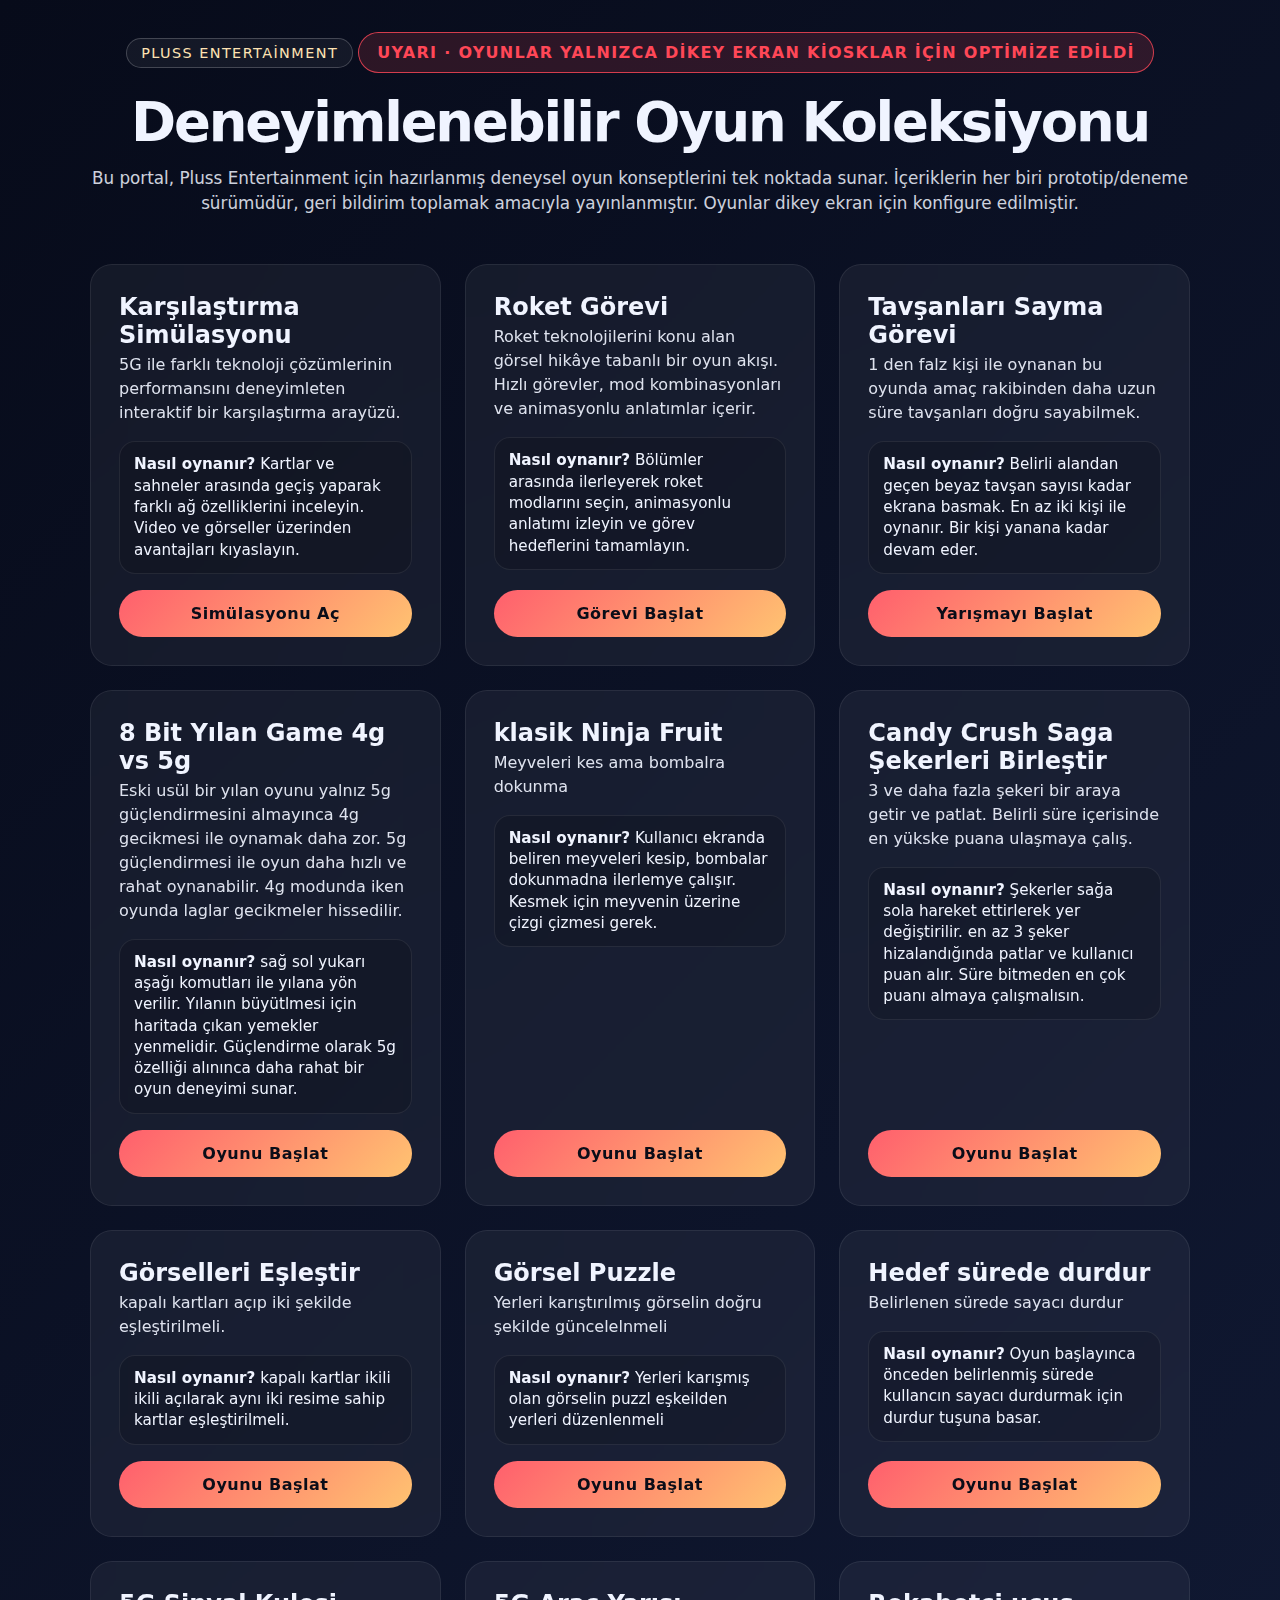
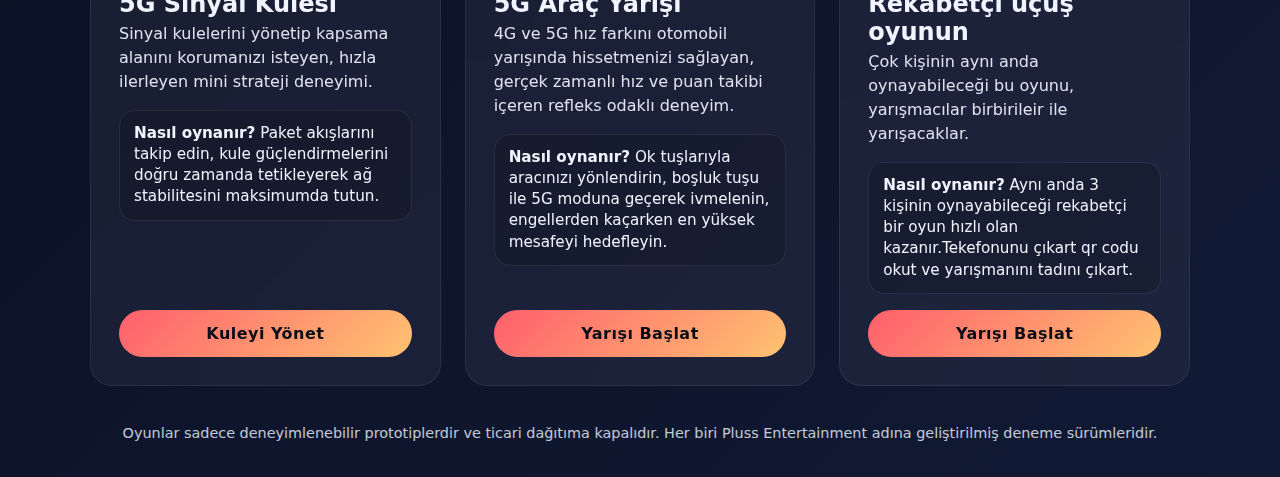
<file: index.html>
<!DOCTYPE html>
<html lang="tr">

<head>
    <meta charset="UTF-8" />
    <meta name="viewport" content="width=device-width, initial-scale=1.0" />
    <title>Pluss Entertainment | Oyun Deneyimleri</title>
    <style>
        :root {
            color-scheme: light dark;
            --bg: #070b1a;
            --bg-card: rgba(255, 255, 255, 0.05);
            --bg-card-light: rgba(0, 0, 0, 0.05);
            --accent: #ff5f6d;
            --accent-2: #ffc371;
            --text: #f0f4ff;
            --text-dark: #1a1f2f;
            font-family: "Inter", "Segoe UI", system-ui, -apple-system, sans-serif;
        }

        * {
            margin: 0;
            padding: 0;
            box-sizing: border-box;
        }

        body {
            min-height: 100vh;
            background: linear-gradient(135deg, var(--bg), #111a35);
            color: var(--text);
            display: flex;
            justify-content: center;
            align-items: center;
            padding: 32px;
        }

        .page {
            width: min(1100px, 100%);
        }

        header {
            text-align: center;
            margin-bottom: 48px;
        }

        header h1 {
            font-size: clamp(2.4rem, 5vw, 3.4rem);
            letter-spacing: -0.04em;
            margin-bottom: 12px;
        }

        header p {
            font-size: 1.05rem;
            opacity: 0.85;
            line-height: 1.5;
        }

        .warning {
            display: inline-flex;
            align-items: center;
            gap: 8px;
            background: rgba(255, 71, 87, 0.15);
            border: 1px solid rgba(255, 71, 87, 0.8);
            color: #ff4757;
            padding: 10px 18px;
            border-radius: 999px;
            font-weight: 600;
            text-transform: uppercase;
            letter-spacing: 0.08em;
            margin-bottom: 18px;
        }

        header .badge {
            display: inline-flex;
            align-items: center;
            gap: 8px;
            padding: 6px 14px;
            border-radius: 999px;
            border: 1px solid rgba(255, 255, 255, 0.2);
            font-size: 0.9rem;
            margin-bottom: 18px;
            text-transform: uppercase;
            letter-spacing: 0.1em;
            color: #ffe3b3;
            background: rgba(255, 255, 255, 0.05);
        }

        .games-grid {
            display: grid;
            grid-template-columns: repeat(auto-fit, minmax(280px, 1fr));
            gap: 24px;
        }

        .game-card {
            backdrop-filter: blur(14px);
            background: var(--bg-card);
            border: 1px solid rgba(255, 255, 255, 0.08);
            padding: 28px;
            border-radius: 22px;
            display: flex;
            flex-direction: column;
            gap: 16px;
            transition: transform 180ms ease, border-color 180ms ease;
        }

        .game-card:hover {
            transform: translateY(-6px);
            border-color: rgba(255, 255, 255, 0.25);
        }

        .game-card h2 {
            font-size: 1.5rem;
            margin-bottom: 4px;
        }

        .game-card p {
            line-height: 1.5;
            opacity: 0.92;
        }

        .how-to {
            font-size: 0.95rem;
            padding: 12px 14px;
            border-radius: 16px;
            background: rgba(0, 0, 0, 0.15);
            border: 1px solid rgba(255, 255, 255, 0.08);
            line-height: 1.4;
        }

        .cta-btn {
            margin-top: auto;
            display: inline-flex;
            align-items: center;
            justify-content: center;
            gap: 10px;
            padding: 14px 0;
            border-radius: 999px;
            border: none;
            font-size: 1rem;
            font-weight: 600;
            letter-spacing: 0.03em;
            cursor: pointer;
            color: #0b0d18;
            background: linear-gradient(135deg, var(--accent), var(--accent-2));
            text-decoration: none;
            transition: opacity 180ms ease;
        }

        .cta-btn:hover {
            opacity: 0.9;
        }

        footer {
            margin-top: 36px;
            text-align: center;
            font-size: 0.9rem;
            opacity: 0.8;
            line-height: 1.6;
        }

        @media (max-width: 640px) {
            body {
                padding: 20px;
            }

            .game-card {
                padding: 22px;
            }
        }
    </style>
</head>

<body>
    <div class="page">
        <header>
            <span class="badge">Pluss Entertainment</span>
            <div class="warning">UYARI · Oyunlar yalnızca dikey ekran kiosklar için optimize edildi</div>
            <h1>Deneyimlenebilir Oyun Koleksiyonu</h1>
            <p>
                Bu portal, Pluss Entertainment için hazırlanmış deneysel oyun
                konseptlerini tek noktada sunar. İçeriklerin her biri prototip/deneme
                sürümüdür, geri bildirim toplamak amacıyla yayınlanmıştır. Oyunlar
                dikey ekran için konfigure edilmiştir.
            </p>
        </header>

        <section class="games-grid">
            <article class="game-card">
                <div>
                    <h2>Karşılaştırma Simülasyonu</h2>
                    <p>
                        5G ile farklı teknoloji çözümlerinin performansını deneyimleten
                        interaktif bir karşılaştırma arayüzü.
                    </p>
                </div>
                <div class="how-to">
                    <strong>Nasıl oynanır?</strong> Kartlar ve sahneler arasında
                    geçiş yaparak farklı ağ özelliklerini inceleyin. Video ve görseller
                    üzerinden avantajları kıyaslayın.
                </div>
                <a class="cta-btn" href="https://5g-kasilastirma.vercel.app/" target="_blank" rel="noopener">Simülasyonu
                    Aç</a>
            </article>

            <article class="game-card">
                <div>
                    <h2>Roket Görevi</h2>
                    <p>
                        Roket teknolojilerini konu alan görsel hikâye tabanlı bir oyun
                        akışı. Hızlı görevler, mod kombinasyonları ve animasyonlu
                        anlatımlar içerir.
                    </p>
                </div>
                <div class="how-to">
                    <strong>Nasıl oynanır?</strong> Bölümler arasında ilerleyerek roket
                    modlarını seçin, animasyonlu anlatımı izleyin ve görev hedeflerini
                    tamamlayın.
                </div>
                <a class="cta-btn" href="https://5g-roket.vercel.app/" target="_blank" rel="noopener">Görevi Başlat</a>
            </article>
            <article class="game-card">
                <div>
                    <h2>Tavşanları Sayma Görevi</h2>
                    <p>
                        1 den falz kişi ile oynanan bu oyunda amaç rakibinden daha uzun süre tavşanları doğru
                        sayabilmek.
                    </p>
                </div>
                <div class="how-to">
                    <strong>Nasıl oynanır?</strong> Belirli alandan geçen beyaz tavşan sayısı kadar ekrana basmak. En az
                    iki kişi ile oynanır.
                    Bir kişi yanana kadar devam eder.
                </div>
                <a class="cta-btn" href="https://yahyahaliloglu.com.tr/game/rabbit-io/index.html" target="_blank"
                    rel="noopener">Yarışmayı Başlat</a>
            </article>
            <article class="game-card">
                <div>
                    <h2>8 Bit Yılan Game 4g vs 5g</h2>
                    <p>
                        Eski usül bir yılan oyunu yalnız 5g güçlendirmesini almayınca 4g gecikmesi ile oynamak daha zor.
                        5g güçlendirmesi ile oyun daha hızlı ve rahat oynanabilir. 4g modunda iken oyunda laglar
                        gecikmeler hissedilir.
                    </p>
                </div>
                <div class="how-to">
                    <strong>Nasıl oynanır?</strong> sağ sol yukarı aşağı komutları ile yılana yön verilir. Yılanın
                    büyütlmesi için haritada çıkan yemekler yenmelidir. Güçlendirme olarak 5g özelliği alınınca daha
                    rahat bir oyun deneyimi sunar.
                </div>
                <a class="cta-btn" href="https://5g-snake.vercel.app/" target="_blank" rel="noopener">Oyunu Başlat</a>
            </article>
            <article class="game-card">
                <div>
                    <h2>klasik Ninja Fruit</h2>
                    <p>
                        Meyveleri kes ama bombalra dokunma
                    </p>
                </div>
                <div class="how-to">
                    <strong>Nasıl oynanır?</strong> Kullanıcı ekranda beliren meyveleri kesip, bombalar dokunmadna
                    ilerlemye çalışır. Kesmek için meyvenin üzerine çizgi çizmesi gerek.
                </div>
                <a class="cta-btn" href="https://ninja-fruit-murex.vercel.app/" target="_blank" rel="noopener">Oyunu
                    Başlat</a>
            </article>
            <article class="game-card">
                <div>
                    <h2>Candy Crush Saga Şekerleri Birleştir</h2>
                    <p>
                        3 ve daha fazla şekeri bir araya getir ve patlat. Belirli süre içerisinde en yükske puana
                        ulaşmaya çalış.
                    </p>
                </div>
                <div class="how-to">
                    <strong>Nasıl oynanır?</strong> Şekerler sağa sola hareket ettirlerek yer değiştirilir. en az 3
                    şeker hizalandığında patlar ve kullanıcı puan alır. Süre bitmeden en çok puanı almaya çalışmalısın.
                </div>
                <a class="cta-btn" href="https://turkcell-candy-new.vercel.app/" target="_blank" rel="noopener">Oyunu
                    Başlat</a>
            </article>
            <article class="game-card">
                <div>
                    <h2>Görselleri Eşleştir</h2>
                    <p>
                        kapalı kartları açıp iki şekilde eşleştirilmeli.
                    </p>
                </div>
                <div class="how-to">
                    <strong>Nasıl oynanır?</strong> kapalı kartlar ikili ikili açılarak aynı iki resime sahip kartlar
                    eşleştirilmeli.
                </div>
                <a class="cta-btn" href="https://valilik-card-game.vercel.app/" target="_blank" rel="noopener">Oyunu
                    Başlat</a>
            </article>
            <article class="game-card">
                <div>
                    <h2>Görsel Puzzle</h2>
                    <p>
                        Yerleri karıştırılmış görselin doğru şekilde güncelelnmeli
                    </p>
                </div>
                <div class="how-to">
                    <strong>Nasıl oynanır?</strong> Yerleri karışmış olan görselin puzzl eşkeilden yerleri düzenlenmeli
                </div>
                <a class="cta-btn" href="https://valilik-puzzle-game-bpel.vercel.app/" target="_blank"
                    rel="noopener">Oyunu
                    Başlat</a>
            </article>
            <article class="game-card">
                <div>
                    <h2>Hedef sürede durdur</h2>
                    <p>
                        Belirlenen sürede sayacı durdur
                    </p>
                </div>
                <div class="how-to">
                    <strong>Nasıl oynanır?</strong> Oyun başlayınca önceden belirlenmiş sürede kullancın sayacı
                    durdurmak için durdur tuşuna basar.
                </div>
                <a class="cta-btn" href="https://sure-refleks.vercel.app/" target="_blank" rel="noopener">Oyunu
                    Başlat</a>
            </article>

            <article class="game-card">
                <div>
                    <h2>5G Sinyal Kulesi</h2>
                    <p>
                        Sinyal kulelerini yönetip kapsama alanını korumanızı isteyen,
                        hızla ilerleyen mini strateji deneyimi.
                    </p>
                </div>
                <div class="how-to">
                    <strong>Nasıl oynanır?</strong> Paket akışlarını takip edin, kule
                    güçlendirmelerini doğru zamanda tetikleyerek ağ stabilitesini
                    maksimumda tutun.
                </div>
                <a class="cta-btn" href="https://5g-sinyal.vercel.app/" target="_blank" rel="noopener">Kuleyi Yönet</a>
            </article>

            <article class="game-card">
                <div>
                    <h2>5G Araç Yarışı</h2>
                    <p>
                        4G ve 5G hız farkını otomobil yarışında hissetmenizi sağlayan,
                        gerçek zamanlı hız ve puan takibi içeren refleks odaklı deneyim.
                    </p>
                </div>
                <div class="how-to">
                    <strong>Nasıl oynanır?</strong> Ok tuşlarıyla aracınızı yönlendirin,
                    boşluk tuşu ile 5G moduna geçerek ivmelenin, engellerden kaçarken en
                    yüksek mesafeyi hedefleyin.
                </div>
                <a class="cta-btn" href="https://5g-roket-8nw7.vercel.app/" target="_blank" rel="noopener">Yarışı
                    Başlat</a>
            </article>
            <article class="game-card">
                <div>
                    <h2>Rekabetçi uçuş oyunun</h2>
                    <p>
                        Çok kişinin aynı anda oynayabileceği bu oyunu, yarışmacılar birbirileir ile yarışacaklar.
                    </p>
                </div>
                <div class="how-to">
                    <strong>Nasıl oynanır?</strong> Aynı anda 3 kişinin oynayabileceği rekabetçi bir oyun hızlı olan
                    kazanır.Tekefonunu çıkart qr codu okut ve yarışmanını tadını çıkart.
                </div>
                <a class="cta-btn" href="https://sky-dash-fly-together.vercel.app/host" target="_blank"
                    rel="noopener">Yarışı
                    Başlat</a>
            </article>
        </section>

        <footer>
            Oyunlar sadece deneyimlenebilir prototiplerdir ve ticari dağıtıma
            kapalıdır. Her biri Pluss Entertainment adına geliştirilmiş deneme
            sürümleridir.
        </footer>
    </div>
</body>

</html>
</file>
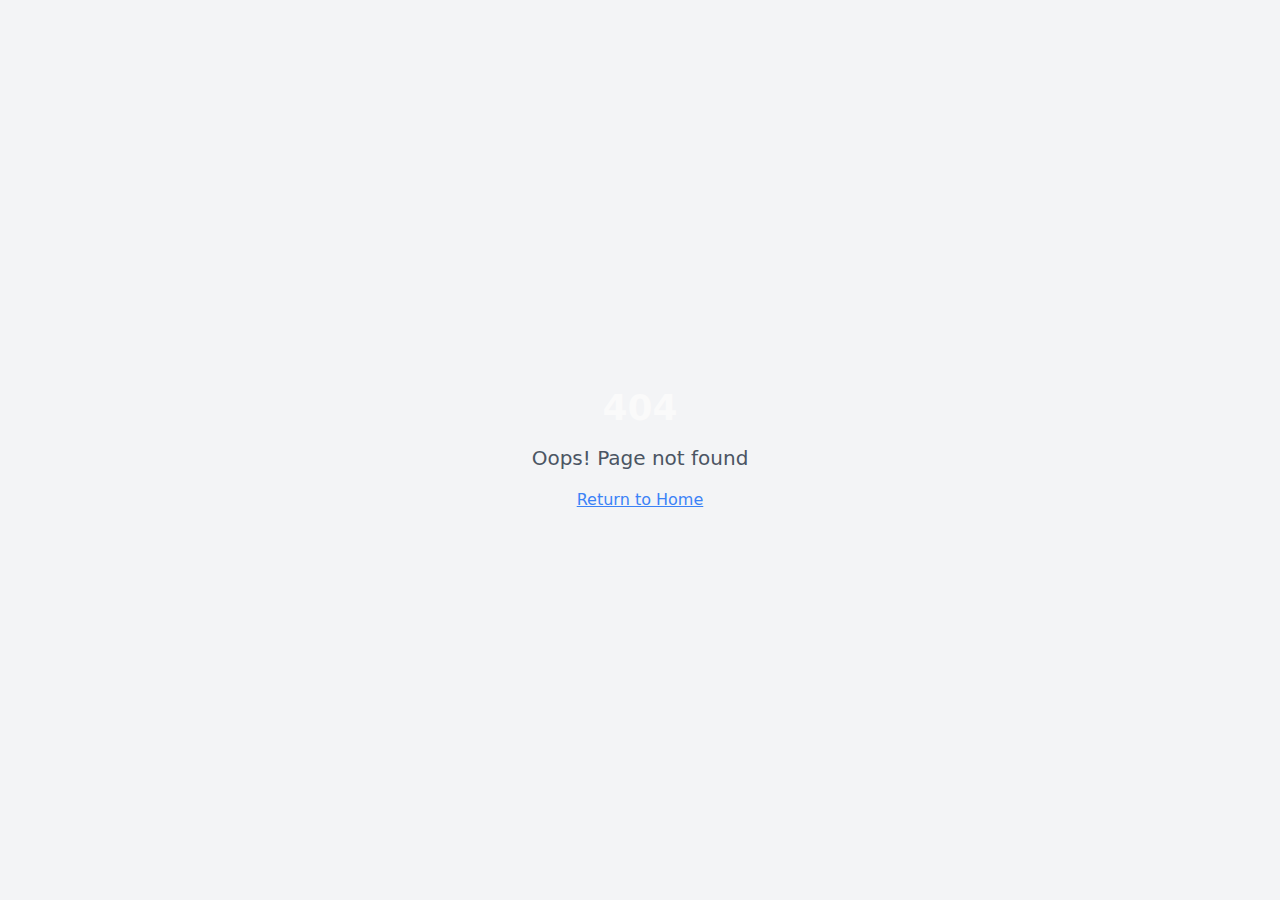
<file: roket/index.html>
<!doctype html>
<html lang="en">

<head>
  <meta charset="UTF-8" />
  <meta name="viewport" content="width=device-width, initial-scale=1.0" />
  <title>Rocket Launch - 4G vs 5G Speed Game</title>
  <meta name="description"
    content="Experience the dramatic difference between 4G and 5G speeds in this futuristic rocket launch game. Choose your connection mode and blast off!" />
  <meta name="author" content="Rocket Launch Game" />

  <meta property="og:title" content="Rocket Launch - 4G vs 5G Speed Game" />
  <meta property="og:description"
    content="Choose between 4G and 5G modes and experience the speed difference in this cyberpunk rocket game." />
  <meta property="og:type" content="website" />
  <meta property="og:image" content="https://lovable.dev/opengraph-image-p98pqg.png" />

  <meta name="twitter:card" content="summary_large_image" />
  <meta name="twitter:site" content="@Lovable" />
  <meta name="twitter:image" content="https://lovable.dev/opengraph-image-p98pqg.png" />
  <script type="module" crossorigin src="./assets/index-LQWWCoU1.js"></script>
  <link rel="stylesheet" crossorigin href="./assets/index-BDW98plM.css">
</head>

<body>
  <div id="root"></div>
</body>

</html>
</file>
<file: roket/assets/index-BDW98plM.css>
*,:before,:after{--tw-border-spacing-x: 0;--tw-border-spacing-y: 0;--tw-translate-x: 0;--tw-translate-y: 0;--tw-rotate: 0;--tw-skew-x: 0;--tw-skew-y: 0;--tw-scale-x: 1;--tw-scale-y: 1;--tw-pan-x: ;--tw-pan-y: ;--tw-pinch-zoom: ;--tw-scroll-snap-strictness: proximity;--tw-gradient-from-position: ;--tw-gradient-via-position: ;--tw-gradient-to-position: ;--tw-ordinal: ;--tw-slashed-zero: ;--tw-numeric-figure: ;--tw-numeric-spacing: ;--tw-numeric-fraction: ;--tw-ring-inset: ;--tw-ring-offset-width: 0px;--tw-ring-offset-color: #fff;--tw-ring-color: rgb(59 130 246 / .5);--tw-ring-offset-shadow: 0 0 #0000;--tw-ring-shadow: 0 0 #0000;--tw-shadow: 0 0 #0000;--tw-shadow-colored: 0 0 #0000;--tw-blur: ;--tw-brightness: ;--tw-contrast: ;--tw-grayscale: ;--tw-hue-rotate: ;--tw-invert: ;--tw-saturate: ;--tw-sepia: ;--tw-drop-shadow: ;--tw-backdrop-blur: ;--tw-backdrop-brightness: ;--tw-backdrop-contrast: ;--tw-backdrop-grayscale: ;--tw-backdrop-hue-rotate: ;--tw-backdrop-invert: ;--tw-backdrop-opacity: ;--tw-backdrop-saturate: ;--tw-backdrop-sepia: ;--tw-contain-size: ;--tw-contain-layout: ;--tw-contain-paint: ;--tw-contain-style: }::backdrop{--tw-border-spacing-x: 0;--tw-border-spacing-y: 0;--tw-translate-x: 0;--tw-translate-y: 0;--tw-rotate: 0;--tw-skew-x: 0;--tw-skew-y: 0;--tw-scale-x: 1;--tw-scale-y: 1;--tw-pan-x: ;--tw-pan-y: ;--tw-pinch-zoom: ;--tw-scroll-snap-strictness: proximity;--tw-gradient-from-position: ;--tw-gradient-via-position: ;--tw-gradient-to-position: ;--tw-ordinal: ;--tw-slashed-zero: ;--tw-numeric-figure: ;--tw-numeric-spacing: ;--tw-numeric-fraction: ;--tw-ring-inset: ;--tw-ring-offset-width: 0px;--tw-ring-offset-color: #fff;--tw-ring-color: rgb(59 130 246 / .5);--tw-ring-offset-shadow: 0 0 #0000;--tw-ring-shadow: 0 0 #0000;--tw-shadow: 0 0 #0000;--tw-shadow-colored: 0 0 #0000;--tw-blur: ;--tw-brightness: ;--tw-contrast: ;--tw-grayscale: ;--tw-hue-rotate: ;--tw-invert: ;--tw-saturate: ;--tw-sepia: ;--tw-drop-shadow: ;--tw-backdrop-blur: ;--tw-backdrop-brightness: ;--tw-backdrop-contrast: ;--tw-backdrop-grayscale: ;--tw-backdrop-hue-rotate: ;--tw-backdrop-invert: ;--tw-backdrop-opacity: ;--tw-backdrop-saturate: ;--tw-backdrop-sepia: ;--tw-contain-size: ;--tw-contain-layout: ;--tw-contain-paint: ;--tw-contain-style: }*,:before,:after{box-sizing:border-box;border-width:0;border-style:solid;border-color:#e5e7eb}:before,:after{--tw-content: ""}html,:host{line-height:1.5;-webkit-text-size-adjust:100%;-moz-tab-size:4;-o-tab-size:4;tab-size:4;font-family:ui-sans-serif,system-ui,sans-serif,"Apple Color Emoji","Segoe UI Emoji",Segoe UI Symbol,"Noto Color Emoji";font-feature-settings:normal;font-variation-settings:normal;-webkit-tap-highlight-color:transparent}body{margin:0;line-height:inherit}hr{height:0;color:inherit;border-top-width:1px}abbr:where([title]){-webkit-text-decoration:underline dotted;text-decoration:underline dotted}h1,h2,h3,h4,h5,h6{font-size:inherit;font-weight:inherit}a{color:inherit;text-decoration:inherit}b,strong{font-weight:bolder}code,kbd,samp,pre{font-family:ui-monospace,SFMono-Regular,Menlo,Monaco,Consolas,Liberation Mono,Courier New,monospace;font-feature-settings:normal;font-variation-settings:normal;font-size:1em}small{font-size:80%}sub,sup{font-size:75%;line-height:0;position:relative;vertical-align:baseline}sub{bottom:-.25em}sup{top:-.5em}table{text-indent:0;border-color:inherit;border-collapse:collapse}button,input,optgroup,select,textarea{font-family:inherit;font-feature-settings:inherit;font-variation-settings:inherit;font-size:100%;font-weight:inherit;line-height:inherit;letter-spacing:inherit;color:inherit;margin:0;padding:0}button,select{text-transform:none}button,input:where([type=button]),input:where([type=reset]),input:where([type=submit]){-webkit-appearance:button;background-color:transparent;background-image:none}:-moz-focusring{outline:auto}:-moz-ui-invalid{box-shadow:none}progress{vertical-align:baseline}::-webkit-inner-spin-button,::-webkit-outer-spin-button{height:auto}[type=search]{-webkit-appearance:textfield;outline-offset:-2px}::-webkit-search-decoration{-webkit-appearance:none}::-webkit-file-upload-button{-webkit-appearance:button;font:inherit}summary{display:list-item}blockquote,dl,dd,h1,h2,h3,h4,h5,h6,hr,figure,p,pre{margin:0}fieldset{margin:0;padding:0}legend{padding:0}ol,ul,menu{list-style:none;margin:0;padding:0}dialog{padding:0}textarea{resize:vertical}input::-moz-placeholder,textarea::-moz-placeholder{opacity:1;color:#9ca3af}input::placeholder,textarea::placeholder{opacity:1;color:#9ca3af}button,[role=button]{cursor:pointer}:disabled{cursor:default}img,svg,video,canvas,audio,iframe,embed,object{display:block;vertical-align:middle}img,video{max-width:100%;height:auto}[hidden]:where(:not([hidden=until-found])){display:none}:root{--background: 240 10% 3.9%;--foreground: 0 0% 98%;--card: 240 10% 8%;--card-foreground: 0 0% 98%;--popover: 240 10% 8%;--popover-foreground: 0 0% 98%;--primary: 217 91% 60%;--primary-foreground: 0 0% 100%;--secondary: 271 81% 56%;--secondary-foreground: 0 0% 100%;--muted: 240 4% 16%;--muted-foreground: 240 5% 65%;--accent: 142 76% 36%;--accent-foreground: 0 0% 100%;--destructive: 0 84% 60%;--destructive-foreground: 0 0% 100%;--border: 240 10% 15%;--input: 240 10% 15%;--ring: 217 91% 60%;--radius: .75rem;--neon-blue: 217 91% 60%;--neon-purple: 271 81% 56%;--neon-green: 142 76% 36%;--neon-red: 0 84% 60%;--neon-cyan: 184 81% 56%;--speed-5g: 142 76% 36%;--speed-4g: 0 84% 60%;--gradient-cyber: linear-gradient(135deg, hsl(217 91% 60% / .2), hsl(271 81% 56% / .2));--gradient-fast: linear-gradient(135deg, hsl(217 91% 60%), hsl(184 81% 56%));--gradient-slow: linear-gradient(135deg, hsl(0 84% 60%), hsl(10 84% 50%));--glow-blue: 0 0 20px hsl(217 91% 60% / .5), 0 0 40px hsl(217 91% 60% / .3);--glow-purple: 0 0 20px hsl(271 81% 56% / .5), 0 0 40px hsl(271 81% 56% / .3);--glow-green: 0 0 20px hsl(142 76% 36% / .5), 0 0 40px hsl(142 76% 36% / .3);--glow-red: 0 0 20px hsl(0 84% 60% / .5), 0 0 40px hsl(0 84% 60% / .3);--sidebar-background: 240 10% 8%;--sidebar-foreground: 0 0% 98%;--sidebar-primary: 217 91% 60%;--sidebar-primary-foreground: 0 0% 100%;--sidebar-accent: 240 10% 15%;--sidebar-accent-foreground: 0 0% 98%;--sidebar-border: 240 10% 15%;--sidebar-ring: 217 91% 60%}*{border-color:hsl(var(--border))}body{background-color:hsl(var(--background));color:hsl(var(--foreground))}.container{width:100%;margin-right:auto;margin-left:auto;padding-right:2rem;padding-left:2rem}@media (min-width: 1400px){.container{max-width:1400px}}.sr-only{position:absolute;width:1px;height:1px;padding:0;margin:-1px;overflow:hidden;clip:rect(0,0,0,0);white-space:nowrap;border-width:0}.pointer-events-none{pointer-events:none}.pointer-events-auto{pointer-events:auto}.visible{visibility:visible}.invisible{visibility:hidden}.fixed{position:fixed}.absolute{position:absolute}.relative{position:relative}.inset-0{top:0;right:0;bottom:0;left:0}.inset-x-0{left:0;right:0}.inset-y-0{top:0;bottom:0}.-bottom-12{bottom:-3rem}.-left-12{left:-3rem}.-right-12{right:-3rem}.-right-2{right:-.5rem}.-top-12{top:-3rem}.-top-2{top:-.5rem}.bottom-0{bottom:0}.left-0{left:0}.left-1{left:.25rem}.left-1\/2{left:50%}.left-1\/4{left:25%}.left-2{left:.5rem}.left-3\/4{left:75%}.left-\[50\%\]{left:50%}.right-0{right:0}.right-1{right:.25rem}.right-2{right:.5rem}.right-3{right:.75rem}.right-4{right:1rem}.top-0{top:0}.top-1\.5{top:.375rem}.top-1\/2{top:50%}.top-2{top:.5rem}.top-3\.5{top:.875rem}.top-4{top:1rem}.top-\[1px\]{top:1px}.top-\[50\%\]{top:50%}.top-\[60\%\]{top:60%}.top-full{top:100%}.z-10{z-index:10}.z-20{z-index:20}.z-50{z-index:50}.z-\[100\]{z-index:100}.z-\[1\]{z-index:1}.-mx-1{margin-left:-.25rem;margin-right:-.25rem}.mx-2{margin-left:.5rem;margin-right:.5rem}.mx-3\.5{margin-left:.875rem;margin-right:.875rem}.mx-auto{margin-left:auto;margin-right:auto}.my-0\.5{margin-top:.125rem;margin-bottom:.125rem}.my-1{margin-top:.25rem;margin-bottom:.25rem}.-ml-4{margin-left:-1rem}.-mt-4{margin-top:-1rem}.mb-1{margin-bottom:.25rem}.mb-12{margin-bottom:3rem}.mb-4{margin-bottom:1rem}.mb-6{margin-bottom:1.5rem}.ml-1{margin-left:.25rem}.ml-auto{margin-left:auto}.mr-2{margin-right:.5rem}.mt-1\.5{margin-top:.375rem}.mt-2{margin-top:.5rem}.mt-24{margin-top:6rem}.mt-4{margin-top:1rem}.mt-8{margin-top:2rem}.mt-auto{margin-top:auto}.block{display:block}.flex{display:flex}.inline-flex{display:inline-flex}.table{display:table}.grid{display:grid}.hidden{display:none}.aspect-square{aspect-ratio:1 / 1}.aspect-video{aspect-ratio:16 / 9}.size-4{width:1rem;height:1rem}.h-1\.5{height:.375rem}.h-10{height:2.5rem}.h-11{height:2.75rem}.h-12{height:3rem}.h-2{height:.5rem}.h-2\.5{height:.625rem}.h-3{height:.75rem}.h-3\.5{height:.875rem}.h-4{height:1rem}.h-5{height:1.25rem}.h-6{height:1.5rem}.h-7{height:1.75rem}.h-8{height:2rem}.h-9{height:2.25rem}.h-\[1px\]{height:1px}.h-\[var\(--radix-navigation-menu-viewport-height\)\]{height:var(--radix-navigation-menu-viewport-height)}.h-\[var\(--radix-select-trigger-height\)\]{height:var(--radix-select-trigger-height)}.h-auto{height:auto}.h-full{height:100%}.h-px{height:1px}.h-svh{height:100svh}.max-h-96{max-height:24rem}.max-h-\[300px\]{max-height:300px}.max-h-screen{max-height:100vh}.min-h-0{min-height:0px}.min-h-\[80px\]{min-height:80px}.min-h-screen{min-height:100vh}.min-h-svh{min-height:100svh}.w-0{width:0px}.w-1{width:.25rem}.w-10{width:2.5rem}.w-11{width:2.75rem}.w-12{width:3rem}.w-2{width:.5rem}.w-2\.5{width:.625rem}.w-3{width:.75rem}.w-3\.5{width:.875rem}.w-3\/4{width:75%}.w-4{width:1rem}.w-5{width:1.25rem}.w-6{width:1.5rem}.w-64{width:16rem}.w-7{width:1.75rem}.w-72{width:18rem}.w-8{width:2rem}.w-9{width:2.25rem}.w-\[--sidebar-width\]{width:var(--sidebar-width)}.w-\[100px\]{width:100px}.w-\[1px\]{width:1px}.w-auto{width:auto}.w-full{width:100%}.w-max{width:-moz-max-content;width:max-content}.w-px{width:1px}.min-w-0{min-width:0px}.min-w-5{min-width:1.25rem}.min-w-\[12rem\]{min-width:12rem}.min-w-\[8rem\]{min-width:8rem}.min-w-\[var\(--radix-select-trigger-width\)\]{min-width:var(--radix-select-trigger-width)}.max-w-\[--skeleton-width\]{max-width:var(--skeleton-width)}.max-w-lg{max-width:32rem}.max-w-max{max-width:-moz-max-content;max-width:max-content}.max-w-md{max-width:28rem}.flex-1{flex:1 1 0%}.shrink-0{flex-shrink:0}.grow{flex-grow:1}.grow-0{flex-grow:0}.basis-full{flex-basis:100%}.caption-bottom{caption-side:bottom}.border-collapse{border-collapse:collapse}.-translate-x-1\/2{--tw-translate-x: -50%;transform:translate(var(--tw-translate-x),var(--tw-translate-y)) rotate(var(--tw-rotate)) skew(var(--tw-skew-x)) skewY(var(--tw-skew-y)) scaleX(var(--tw-scale-x)) scaleY(var(--tw-scale-y))}.-translate-x-px{--tw-translate-x: -1px;transform:translate(var(--tw-translate-x),var(--tw-translate-y)) rotate(var(--tw-rotate)) skew(var(--tw-skew-x)) skewY(var(--tw-skew-y)) scaleX(var(--tw-scale-x)) scaleY(var(--tw-scale-y))}.-translate-y-1\/2{--tw-translate-y: -50%;transform:translate(var(--tw-translate-x),var(--tw-translate-y)) rotate(var(--tw-rotate)) skew(var(--tw-skew-x)) skewY(var(--tw-skew-y)) scaleX(var(--tw-scale-x)) scaleY(var(--tw-scale-y))}.translate-x-\[-100\%\]{--tw-translate-x: -100%;transform:translate(var(--tw-translate-x),var(--tw-translate-y)) rotate(var(--tw-rotate)) skew(var(--tw-skew-x)) skewY(var(--tw-skew-y)) scaleX(var(--tw-scale-x)) scaleY(var(--tw-scale-y))}.translate-x-\[-50\%\]{--tw-translate-x: -50%;transform:translate(var(--tw-translate-x),var(--tw-translate-y)) rotate(var(--tw-rotate)) skew(var(--tw-skew-x)) skewY(var(--tw-skew-y)) scaleX(var(--tw-scale-x)) scaleY(var(--tw-scale-y))}.translate-x-px{--tw-translate-x: 1px;transform:translate(var(--tw-translate-x),var(--tw-translate-y)) rotate(var(--tw-rotate)) skew(var(--tw-skew-x)) skewY(var(--tw-skew-y)) scaleX(var(--tw-scale-x)) scaleY(var(--tw-scale-y))}.translate-y-\[-50\%\]{--tw-translate-y: -50%;transform:translate(var(--tw-translate-x),var(--tw-translate-y)) rotate(var(--tw-rotate)) skew(var(--tw-skew-x)) skewY(var(--tw-skew-y)) scaleX(var(--tw-scale-x)) scaleY(var(--tw-scale-y))}.rotate-45{--tw-rotate: 45deg;transform:translate(var(--tw-translate-x),var(--tw-translate-y)) rotate(var(--tw-rotate)) skew(var(--tw-skew-x)) skewY(var(--tw-skew-y)) scaleX(var(--tw-scale-x)) scaleY(var(--tw-scale-y))}.rotate-90{--tw-rotate: 90deg;transform:translate(var(--tw-translate-x),var(--tw-translate-y)) rotate(var(--tw-rotate)) skew(var(--tw-skew-x)) skewY(var(--tw-skew-y)) scaleX(var(--tw-scale-x)) scaleY(var(--tw-scale-y))}.transform{transform:translate(var(--tw-translate-x),var(--tw-translate-y)) rotate(var(--tw-rotate)) skew(var(--tw-skew-x)) skewY(var(--tw-skew-y)) scaleX(var(--tw-scale-x)) scaleY(var(--tw-scale-y))}@keyframes data-stream{0%{transform:translateY(100%);opacity:0}10%{opacity:1}90%{opacity:1}to{transform:translateY(-100%);opacity:0}}.animate-data-stream{animation:data-stream 2s linear infinite}@keyframes float{0%,to{transform:translateY(0)}50%{transform:translateY(-20px)}}.animate-float{animation:float 3s ease-in-out infinite}@keyframes glitch{0%,to{transform:translate(0)}20%{transform:translate(-2px,2px)}40%{transform:translate(-2px,-2px)}60%{transform:translate(2px,2px)}80%{transform:translate(2px,-2px)}}.animate-glitch{animation:glitch .3s ease-in-out infinite}@keyframes ping{75%,to{transform:scale(2);opacity:0}}.animate-ping{animation:ping 1s cubic-bezier(0,0,.2,1) infinite}@keyframes pulse{50%{opacity:.5}}.animate-pulse{animation:pulse 2s cubic-bezier(.4,0,.6,1) infinite}@keyframes pulse-glow{0%,to{opacity:1;filter:brightness(1)}50%{opacity:.8;filter:brightness(1.2)}}.animate-pulse-glow{animation:pulse-glow 2s ease-in-out infinite}@keyframes shimmer{0%{background-position:-200% 0}to{background-position:200% 0}}.animate-shimmer{animation:shimmer 2s linear infinite}.cursor-default{cursor:default}.cursor-pointer{cursor:pointer}.touch-none{touch-action:none}.select-none{-webkit-user-select:none;-moz-user-select:none;user-select:none}.resize{resize:both}.list-none{list-style-type:none}.flex-row{flex-direction:row}.flex-col{flex-direction:column}.flex-col-reverse{flex-direction:column-reverse}.flex-wrap{flex-wrap:wrap}.items-start{align-items:flex-start}.items-end{align-items:flex-end}.items-center{align-items:center}.items-stretch{align-items:stretch}.justify-center{justify-content:center}.justify-between{justify-content:space-between}.gap-1{gap:.25rem}.gap-1\.5{gap:.375rem}.gap-2{gap:.5rem}.gap-3{gap:.75rem}.gap-4{gap:1rem}.gap-6{gap:1.5rem}.space-x-1>:not([hidden])~:not([hidden]){--tw-space-x-reverse: 0;margin-right:calc(.25rem * var(--tw-space-x-reverse));margin-left:calc(.25rem * calc(1 - var(--tw-space-x-reverse)))}.space-x-4>:not([hidden])~:not([hidden]){--tw-space-x-reverse: 0;margin-right:calc(1rem * var(--tw-space-x-reverse));margin-left:calc(1rem * calc(1 - var(--tw-space-x-reverse)))}.space-y-1>:not([hidden])~:not([hidden]){--tw-space-y-reverse: 0;margin-top:calc(.25rem * calc(1 - var(--tw-space-y-reverse)));margin-bottom:calc(.25rem * var(--tw-space-y-reverse))}.space-y-1\.5>:not([hidden])~:not([hidden]){--tw-space-y-reverse: 0;margin-top:calc(.375rem * calc(1 - var(--tw-space-y-reverse)));margin-bottom:calc(.375rem * var(--tw-space-y-reverse))}.space-y-2>:not([hidden])~:not([hidden]){--tw-space-y-reverse: 0;margin-top:calc(.5rem * calc(1 - var(--tw-space-y-reverse)));margin-bottom:calc(.5rem * var(--tw-space-y-reverse))}.space-y-3>:not([hidden])~:not([hidden]){--tw-space-y-reverse: 0;margin-top:calc(.75rem * calc(1 - var(--tw-space-y-reverse)));margin-bottom:calc(.75rem * var(--tw-space-y-reverse))}.space-y-4>:not([hidden])~:not([hidden]){--tw-space-y-reverse: 0;margin-top:calc(1rem * calc(1 - var(--tw-space-y-reverse)));margin-bottom:calc(1rem * var(--tw-space-y-reverse))}.space-y-6>:not([hidden])~:not([hidden]){--tw-space-y-reverse: 0;margin-top:calc(1.5rem * calc(1 - var(--tw-space-y-reverse)));margin-bottom:calc(1.5rem * var(--tw-space-y-reverse))}.overflow-auto{overflow:auto}.overflow-hidden{overflow:hidden}.overflow-y-auto{overflow-y:auto}.overflow-x-hidden{overflow-x:hidden}.whitespace-nowrap{white-space:nowrap}.break-words{overflow-wrap:break-word}.rounded-\[2px\]{border-radius:2px}.rounded-\[inherit\]{border-radius:inherit}.rounded-full{border-radius:9999px}.rounded-lg{border-radius:var(--radius)}.rounded-md{border-radius:calc(var(--radius) - 2px)}.rounded-sm{border-radius:calc(var(--radius) - 4px)}.rounded-t-\[10px\]{border-top-left-radius:10px;border-top-right-radius:10px}.rounded-tl-sm{border-top-left-radius:calc(var(--radius) - 4px)}.border{border-width:1px}.border-0{border-width:0px}.border-2{border-width:2px}.border-\[1\.5px\]{border-width:1.5px}.border-y{border-top-width:1px;border-bottom-width:1px}.border-b{border-bottom-width:1px}.border-l{border-left-width:1px}.border-r{border-right-width:1px}.border-t{border-top-width:1px}.border-dashed{border-style:dashed}.border-\[--color-border\]{border-color:var(--color-border)}.border-border{border-color:hsl(var(--border))}.border-border\/50{border-color:hsl(var(--border) / .5)}.border-destructive{border-color:hsl(var(--destructive))}.border-destructive\/50{border-color:hsl(var(--destructive) / .5)}.border-input{border-color:hsl(var(--input))}.border-primary{border-color:hsl(var(--primary))}.border-primary\/50{border-color:hsl(var(--primary) / .5)}.border-sidebar-border{border-color:hsl(var(--sidebar-border))}.border-speed-4g{border-color:hsl(var(--speed-4g))}.border-speed-4g\/50{border-color:hsl(var(--speed-4g) / .5)}.border-speed-5g{border-color:hsl(var(--speed-5g))}.border-speed-5g\/50{border-color:hsl(var(--speed-5g) / .5)}.border-transparent{border-color:transparent}.border-l-transparent{border-left-color:transparent}.border-t-transparent{border-top-color:transparent}.bg-\[--color-bg\]{background-color:var(--color-bg)}.bg-accent{background-color:hsl(var(--accent))}.bg-background{background-color:hsl(var(--background))}.bg-background\/90{background-color:hsl(var(--background) / .9)}.bg-black\/80{background-color:#000c}.bg-border{background-color:hsl(var(--border))}.bg-card{background-color:hsl(var(--card))}.bg-card\/30{background-color:hsl(var(--card) / .3)}.bg-card\/40{background-color:hsl(var(--card) / .4)}.bg-card\/50{background-color:hsl(var(--card) / .5)}.bg-destructive{background-color:hsl(var(--destructive))}.bg-foreground{background-color:hsl(var(--foreground))}.bg-gray-100{--tw-bg-opacity: 1;background-color:rgb(243 244 246 / var(--tw-bg-opacity, 1))}.bg-muted{background-color:hsl(var(--muted))}.bg-muted\/50{background-color:hsl(var(--muted) / .5)}.bg-popover{background-color:hsl(var(--popover))}.bg-primary{background-color:hsl(var(--primary))}.bg-secondary{background-color:hsl(var(--secondary))}.bg-sidebar{background-color:hsl(var(--sidebar-background))}.bg-sidebar-border{background-color:hsl(var(--sidebar-border))}.bg-speed-4g{background-color:hsl(var(--speed-4g))}.bg-speed-4g\/10{background-color:hsl(var(--speed-4g) / .1)}.bg-speed-4g\/20{background-color:hsl(var(--speed-4g) / .2)}.bg-speed-5g\/10{background-color:hsl(var(--speed-5g) / .1)}.bg-speed-5g\/20{background-color:hsl(var(--speed-5g) / .2)}.bg-transparent{background-color:transparent}.bg-\[linear-gradient\(rgba\(59\,130\,246\,0\.1\)_1px\,transparent_1px\)\,linear-gradient\(90deg\,rgba\(59\,130\,246\,0\.1\)_1px\,transparent_1px\)\]{background-image:linear-gradient(rgba(59,130,246,.1) 1px,transparent 1px),linear-gradient(90deg,rgba(59,130,246,.1) 1px,transparent 1px)}.bg-gradient-to-b{background-image:linear-gradient(to bottom,var(--tw-gradient-stops))}.bg-gradient-to-r{background-image:linear-gradient(to right,var(--tw-gradient-stops))}.from-background\/80{--tw-gradient-from: hsl(var(--background) / .8) var(--tw-gradient-from-position);--tw-gradient-to: hsl(var(--background) / 0) var(--tw-gradient-to-position);--tw-gradient-stops: var(--tw-gradient-from), var(--tw-gradient-to)}.from-primary{--tw-gradient-from: hsl(var(--primary)) var(--tw-gradient-from-position);--tw-gradient-to: hsl(var(--primary) / 0) var(--tw-gradient-to-position);--tw-gradient-stops: var(--tw-gradient-from), var(--tw-gradient-to)}.from-transparent{--tw-gradient-from: transparent var(--tw-gradient-from-position);--tw-gradient-to: rgb(0 0 0 / 0) var(--tw-gradient-to-position);--tw-gradient-stops: var(--tw-gradient-from), var(--tw-gradient-to)}.via-background\/60{--tw-gradient-to: hsl(var(--background) / 0) var(--tw-gradient-to-position);--tw-gradient-stops: var(--tw-gradient-from), hsl(var(--background) / .6) var(--tw-gradient-via-position), var(--tw-gradient-to)}.via-primary-foreground\/20{--tw-gradient-to: hsl(var(--primary-foreground) / 0) var(--tw-gradient-to-position);--tw-gradient-stops: var(--tw-gradient-from), hsl(var(--primary-foreground) / .2) var(--tw-gradient-via-position), var(--tw-gradient-to)}.via-secondary{--tw-gradient-to: hsl(var(--secondary) / 0) var(--tw-gradient-to-position);--tw-gradient-stops: var(--tw-gradient-from), hsl(var(--secondary)) var(--tw-gradient-via-position), var(--tw-gradient-to)}.via-speed-5g{--tw-gradient-to: hsl(var(--speed-5g) / 0) var(--tw-gradient-to-position);--tw-gradient-stops: var(--tw-gradient-from), hsl(var(--speed-5g)) var(--tw-gradient-via-position), var(--tw-gradient-to)}.to-background\/80{--tw-gradient-to: hsl(var(--background) / .8) var(--tw-gradient-to-position)}.to-primary{--tw-gradient-to: hsl(var(--primary)) var(--tw-gradient-to-position)}.to-secondary{--tw-gradient-to: hsl(var(--secondary)) var(--tw-gradient-to-position)}.to-transparent{--tw-gradient-to: transparent var(--tw-gradient-to-position)}.bg-\[length\:200\%_auto\]{background-size:200% auto}.bg-\[size\:50px_50px\]{background-size:50px 50px}.bg-cover{background-size:cover}.bg-clip-text{-webkit-background-clip:text;background-clip:text}.bg-center{background-position:center}.bg-no-repeat{background-repeat:no-repeat}.fill-current{fill:currentColor}.p-0{padding:0}.p-1{padding:.25rem}.p-2{padding:.5rem}.p-3{padding:.75rem}.p-4{padding:1rem}.p-6{padding:1.5rem}.p-8{padding:2rem}.p-\[1px\]{padding:1px}.px-1{padding-left:.25rem;padding-right:.25rem}.px-12{padding-left:3rem;padding-right:3rem}.px-2{padding-left:.5rem;padding-right:.5rem}.px-2\.5{padding-left:.625rem;padding-right:.625rem}.px-3{padding-left:.75rem;padding-right:.75rem}.px-4{padding-left:1rem;padding-right:1rem}.px-5{padding-left:1.25rem;padding-right:1.25rem}.px-6{padding-left:1.5rem;padding-right:1.5rem}.px-8{padding-left:2rem;padding-right:2rem}.py-0\.5{padding-top:.125rem;padding-bottom:.125rem}.py-1{padding-top:.25rem;padding-bottom:.25rem}.py-1\.5{padding-top:.375rem;padding-bottom:.375rem}.py-12{padding-top:3rem;padding-bottom:3rem}.py-2{padding-top:.5rem;padding-bottom:.5rem}.py-3{padding-top:.75rem;padding-bottom:.75rem}.py-4{padding-top:1rem;padding-bottom:1rem}.py-6{padding-top:1.5rem;padding-bottom:1.5rem}.pb-3{padding-bottom:.75rem}.pb-4{padding-bottom:1rem}.pl-2\.5{padding-left:.625rem}.pl-4{padding-left:1rem}.pl-8{padding-left:2rem}.pr-2{padding-right:.5rem}.pr-2\.5{padding-right:.625rem}.pr-8{padding-right:2rem}.pt-0{padding-top:0}.pt-1{padding-top:.25rem}.pt-3{padding-top:.75rem}.pt-4{padding-top:1rem}.text-left{text-align:left}.text-center{text-align:center}.align-middle{vertical-align:middle}.font-mono{font-family:ui-monospace,SFMono-Regular,Menlo,Monaco,Consolas,Liberation Mono,Courier New,monospace}.text-2xl{font-size:1.5rem;line-height:2rem}.text-4xl{font-size:2.25rem;line-height:2.5rem}.text-6xl{font-size:3.75rem;line-height:1}.text-\[0\.8rem\]{font-size:.8rem}.text-base{font-size:1rem;line-height:1.5rem}.text-lg{font-size:1.125rem;line-height:1.75rem}.text-sm{font-size:.875rem;line-height:1.25rem}.text-xl{font-size:1.25rem;line-height:1.75rem}.text-xs{font-size:.75rem;line-height:1rem}.font-bold{font-weight:700}.font-medium{font-weight:500}.font-normal{font-weight:400}.font-semibold{font-weight:600}.tabular-nums{--tw-numeric-spacing: tabular-nums;font-variant-numeric:var(--tw-ordinal) var(--tw-slashed-zero) var(--tw-numeric-figure) var(--tw-numeric-spacing) var(--tw-numeric-fraction)}.leading-none{line-height:1}.tracking-tight{letter-spacing:-.025em}.tracking-wider{letter-spacing:.05em}.tracking-widest{letter-spacing:.1em}.text-accent{color:hsl(var(--accent))}.text-accent-foreground{color:hsl(var(--accent-foreground))}.text-blue-500{--tw-text-opacity: 1;color:rgb(59 130 246 / var(--tw-text-opacity, 1))}.text-card-foreground{color:hsl(var(--card-foreground))}.text-current{color:currentColor}.text-destructive{color:hsl(var(--destructive))}.text-destructive-foreground{color:hsl(var(--destructive-foreground))}.text-foreground{color:hsl(var(--foreground))}.text-foreground\/50{color:hsl(var(--foreground) / .5)}.text-gray-600{--tw-text-opacity: 1;color:rgb(75 85 99 / var(--tw-text-opacity, 1))}.text-muted-foreground{color:hsl(var(--muted-foreground))}.text-popover-foreground{color:hsl(var(--popover-foreground))}.text-primary{color:hsl(var(--primary))}.text-primary-foreground{color:hsl(var(--primary-foreground))}.text-secondary-foreground{color:hsl(var(--secondary-foreground))}.text-sidebar-foreground{color:hsl(var(--sidebar-foreground))}.text-sidebar-foreground\/70{color:hsl(var(--sidebar-foreground) / .7)}.text-speed-4g{color:hsl(var(--speed-4g))}.text-speed-5g{color:hsl(var(--speed-5g))}.text-transparent{color:transparent}.underline{text-decoration-line:underline}.underline-offset-4{text-underline-offset:4px}.opacity-0{opacity:0}.opacity-10{opacity:.1}.opacity-50{opacity:.5}.opacity-60{opacity:.6}.opacity-70{opacity:.7}.opacity-90{opacity:.9}.shadow-\[0_0_0_1px_hsl\(var\(--sidebar-border\)\)\]{--tw-shadow: 0 0 0 1px hsl(var(--sidebar-border));--tw-shadow-colored: 0 0 0 1px var(--tw-shadow-color);box-shadow:var(--tw-ring-offset-shadow, 0 0 #0000),var(--tw-ring-shadow, 0 0 #0000),var(--tw-shadow)}.shadow-lg{--tw-shadow: 0 10px 15px -3px rgb(0 0 0 / .1), 0 4px 6px -4px rgb(0 0 0 / .1);--tw-shadow-colored: 0 10px 15px -3px var(--tw-shadow-color), 0 4px 6px -4px var(--tw-shadow-color);box-shadow:var(--tw-ring-offset-shadow, 0 0 #0000),var(--tw-ring-shadow, 0 0 #0000),var(--tw-shadow)}.shadow-md{--tw-shadow: 0 4px 6px -1px rgb(0 0 0 / .1), 0 2px 4px -2px rgb(0 0 0 / .1);--tw-shadow-colored: 0 4px 6px -1px var(--tw-shadow-color), 0 2px 4px -2px var(--tw-shadow-color);box-shadow:var(--tw-ring-offset-shadow, 0 0 #0000),var(--tw-ring-shadow, 0 0 #0000),var(--tw-shadow)}.shadow-none{--tw-shadow: 0 0 #0000;--tw-shadow-colored: 0 0 #0000;box-shadow:var(--tw-ring-offset-shadow, 0 0 #0000),var(--tw-ring-shadow, 0 0 #0000),var(--tw-shadow)}.shadow-sm{--tw-shadow: 0 1px 2px 0 rgb(0 0 0 / .05);--tw-shadow-colored: 0 1px 2px 0 var(--tw-shadow-color);box-shadow:var(--tw-ring-offset-shadow, 0 0 #0000),var(--tw-ring-shadow, 0 0 #0000),var(--tw-shadow)}.shadow-xl{--tw-shadow: 0 20px 25px -5px rgb(0 0 0 / .1), 0 8px 10px -6px rgb(0 0 0 / .1);--tw-shadow-colored: 0 20px 25px -5px var(--tw-shadow-color), 0 8px 10px -6px var(--tw-shadow-color);box-shadow:var(--tw-ring-offset-shadow, 0 0 #0000),var(--tw-ring-shadow, 0 0 #0000),var(--tw-shadow)}.shadow-\[var\(--glow-blue\)\]{--tw-shadow-color: var(--glow-blue);--tw-shadow: var(--tw-shadow-colored)}.shadow-\[var\(--glow-green\)\]{--tw-shadow-color: var(--glow-green);--tw-shadow: var(--tw-shadow-colored)}.shadow-\[var\(--glow-red\)\]{--tw-shadow-color: var(--glow-red);--tw-shadow: var(--tw-shadow-colored)}.outline-none{outline:2px solid transparent;outline-offset:2px}.outline{outline-style:solid}.ring-0{--tw-ring-offset-shadow: var(--tw-ring-inset) 0 0 0 var(--tw-ring-offset-width) var(--tw-ring-offset-color);--tw-ring-shadow: var(--tw-ring-inset) 0 0 0 calc(0px + var(--tw-ring-offset-width)) var(--tw-ring-color);box-shadow:var(--tw-ring-offset-shadow),var(--tw-ring-shadow),var(--tw-shadow, 0 0 #0000)}.ring-2{--tw-ring-offset-shadow: var(--tw-ring-inset) 0 0 0 var(--tw-ring-offset-width) var(--tw-ring-offset-color);--tw-ring-shadow: var(--tw-ring-inset) 0 0 0 calc(2px + var(--tw-ring-offset-width)) var(--tw-ring-color);box-shadow:var(--tw-ring-offset-shadow),var(--tw-ring-shadow),var(--tw-shadow, 0 0 #0000)}.ring-ring{--tw-ring-color: hsl(var(--ring))}.ring-sidebar-ring{--tw-ring-color: hsl(var(--sidebar-ring))}.ring-offset-background{--tw-ring-offset-color: hsl(var(--background))}.filter{filter:var(--tw-blur) var(--tw-brightness) var(--tw-contrast) var(--tw-grayscale) var(--tw-hue-rotate) var(--tw-invert) var(--tw-saturate) var(--tw-sepia) var(--tw-drop-shadow)}.backdrop-blur-sm{--tw-backdrop-blur: blur(4px);-webkit-backdrop-filter:var(--tw-backdrop-blur) var(--tw-backdrop-brightness) var(--tw-backdrop-contrast) var(--tw-backdrop-grayscale) var(--tw-backdrop-hue-rotate) var(--tw-backdrop-invert) var(--tw-backdrop-opacity) var(--tw-backdrop-saturate) var(--tw-backdrop-sepia);backdrop-filter:var(--tw-backdrop-blur) var(--tw-backdrop-brightness) var(--tw-backdrop-contrast) var(--tw-backdrop-grayscale) var(--tw-backdrop-hue-rotate) var(--tw-backdrop-invert) var(--tw-backdrop-opacity) var(--tw-backdrop-saturate) var(--tw-backdrop-sepia)}.transition{transition-property:color,background-color,border-color,text-decoration-color,fill,stroke,opacity,box-shadow,transform,filter,-webkit-backdrop-filter;transition-property:color,background-color,border-color,text-decoration-color,fill,stroke,opacity,box-shadow,transform,filter,backdrop-filter;transition-property:color,background-color,border-color,text-decoration-color,fill,stroke,opacity,box-shadow,transform,filter,backdrop-filter,-webkit-backdrop-filter;transition-timing-function:cubic-bezier(.4,0,.2,1);transition-duration:.15s}.transition-\[left\,right\,width\]{transition-property:left,right,width;transition-timing-function:cubic-bezier(.4,0,.2,1);transition-duration:.15s}.transition-\[margin\,opa\]{transition-property:margin,opa;transition-timing-function:cubic-bezier(.4,0,.2,1);transition-duration:.15s}.transition-\[width\,height\,padding\]{transition-property:width,height,padding;transition-timing-function:cubic-bezier(.4,0,.2,1);transition-duration:.15s}.transition-\[width\]{transition-property:width;transition-timing-function:cubic-bezier(.4,0,.2,1);transition-duration:.15s}.transition-all{transition-property:all;transition-timing-function:cubic-bezier(.4,0,.2,1);transition-duration:.15s}.transition-colors{transition-property:color,background-color,border-color,text-decoration-color,fill,stroke;transition-timing-function:cubic-bezier(.4,0,.2,1);transition-duration:.15s}.transition-opacity{transition-property:opacity;transition-timing-function:cubic-bezier(.4,0,.2,1);transition-duration:.15s}.transition-transform{transition-property:transform;transition-timing-function:cubic-bezier(.4,0,.2,1);transition-duration:.15s}.duration-1000{transition-duration:1s}.duration-200{transition-duration:.2s}.duration-300{transition-duration:.3s}.duration-500{transition-duration:.5s}.ease-in-out{transition-timing-function:cubic-bezier(.4,0,.2,1)}.ease-linear{transition-timing-function:linear}@keyframes enter{0%{opacity:var(--tw-enter-opacity, 1);transform:translate3d(var(--tw-enter-translate-x, 0),var(--tw-enter-translate-y, 0),0) scale3d(var(--tw-enter-scale, 1),var(--tw-enter-scale, 1),var(--tw-enter-scale, 1)) rotate(var(--tw-enter-rotate, 0))}}@keyframes exit{to{opacity:var(--tw-exit-opacity, 1);transform:translate3d(var(--tw-exit-translate-x, 0),var(--tw-exit-translate-y, 0),0) scale3d(var(--tw-exit-scale, 1),var(--tw-exit-scale, 1),var(--tw-exit-scale, 1)) rotate(var(--tw-exit-rotate, 0))}}.animate-in{animation-name:enter;animation-duration:.15s;--tw-enter-opacity: initial;--tw-enter-scale: initial;--tw-enter-rotate: initial;--tw-enter-translate-x: initial;--tw-enter-translate-y: initial}.fade-in-0{--tw-enter-opacity: 0}.fade-in-80{--tw-enter-opacity: .8}.zoom-in-95{--tw-enter-scale: .95}.duration-1000{animation-duration:1s}.duration-200{animation-duration:.2s}.duration-300{animation-duration:.3s}.duration-500{animation-duration:.5s}.ease-in-out{animation-timing-function:cubic-bezier(.4,0,.2,1)}.ease-linear{animation-timing-function:linear}.\[mask-image\:radial-gradient\(ellipse_80\%_50\%_at_50\%_50\%\,black\,transparent\)\]{-webkit-mask-image:radial-gradient(ellipse 80% 50% at 50% 50%,black,transparent);mask-image:radial-gradient(ellipse 80% 50% at 50% 50%,black,transparent)}.file\:border-0::file-selector-button{border-width:0px}.file\:bg-transparent::file-selector-button{background-color:transparent}.file\:text-sm::file-selector-button{font-size:.875rem;line-height:1.25rem}.file\:font-medium::file-selector-button{font-weight:500}.file\:text-foreground::file-selector-button{color:hsl(var(--foreground))}.placeholder\:text-muted-foreground::-moz-placeholder{color:hsl(var(--muted-foreground))}.placeholder\:text-muted-foreground::placeholder{color:hsl(var(--muted-foreground))}.after\:absolute:after{content:var(--tw-content);position:absolute}.after\:-inset-2:after{content:var(--tw-content);top:-.5rem;right:-.5rem;bottom:-.5rem;left:-.5rem}.after\:inset-y-0:after{content:var(--tw-content);top:0;bottom:0}.after\:left-1\/2:after{content:var(--tw-content);left:50%}.after\:w-1:after{content:var(--tw-content);width:.25rem}.after\:w-\[2px\]:after{content:var(--tw-content);width:2px}.after\:-translate-x-1\/2:after{content:var(--tw-content);--tw-translate-x: -50%;transform:translate(var(--tw-translate-x),var(--tw-translate-y)) rotate(var(--tw-rotate)) skew(var(--tw-skew-x)) skewY(var(--tw-skew-y)) scaleX(var(--tw-scale-x)) scaleY(var(--tw-scale-y))}.first\:rounded-l-md:first-child{border-top-left-radius:calc(var(--radius) - 2px);border-bottom-left-radius:calc(var(--radius) - 2px)}.first\:border-l:first-child{border-left-width:1px}.last\:rounded-r-md:last-child{border-top-right-radius:calc(var(--radius) - 2px);border-bottom-right-radius:calc(var(--radius) - 2px)}.focus-within\:relative:focus-within{position:relative}.focus-within\:z-20:focus-within{z-index:20}.hover\:border-primary:hover{border-color:hsl(var(--primary))}.hover\:border-speed-4g:hover{border-color:hsl(var(--speed-4g))}.hover\:border-speed-5g:hover{border-color:hsl(var(--speed-5g))}.hover\:bg-accent:hover{background-color:hsl(var(--accent))}.hover\:bg-destructive\/80:hover{background-color:hsl(var(--destructive) / .8)}.hover\:bg-destructive\/90:hover{background-color:hsl(var(--destructive) / .9)}.hover\:bg-muted:hover{background-color:hsl(var(--muted))}.hover\:bg-muted\/50:hover{background-color:hsl(var(--muted) / .5)}.hover\:bg-primary:hover{background-color:hsl(var(--primary))}.hover\:bg-primary\/80:hover{background-color:hsl(var(--primary) / .8)}.hover\:bg-primary\/90:hover{background-color:hsl(var(--primary) / .9)}.hover\:bg-secondary:hover{background-color:hsl(var(--secondary))}.hover\:bg-secondary\/80:hover{background-color:hsl(var(--secondary) / .8)}.hover\:bg-sidebar-accent:hover{background-color:hsl(var(--sidebar-accent))}.hover\:bg-speed-4g\/30:hover{background-color:hsl(var(--speed-4g) / .3)}.hover\:bg-speed-5g\/30:hover{background-color:hsl(var(--speed-5g) / .3)}.hover\:text-accent-foreground:hover{color:hsl(var(--accent-foreground))}.hover\:text-blue-700:hover{--tw-text-opacity: 1;color:rgb(29 78 216 / var(--tw-text-opacity, 1))}.hover\:text-foreground:hover{color:hsl(var(--foreground))}.hover\:text-muted-foreground:hover{color:hsl(var(--muted-foreground))}.hover\:text-primary-foreground:hover{color:hsl(var(--primary-foreground))}.hover\:text-sidebar-accent-foreground:hover{color:hsl(var(--sidebar-accent-foreground))}.hover\:underline:hover{text-decoration-line:underline}.hover\:opacity-100:hover{opacity:1}.hover\:opacity-90:hover{opacity:.9}.hover\:shadow-\[0_0_0_1px_hsl\(var\(--sidebar-accent\)\)\]:hover{--tw-shadow: 0 0 0 1px hsl(var(--sidebar-accent));--tw-shadow-colored: 0 0 0 1px var(--tw-shadow-color);box-shadow:var(--tw-ring-offset-shadow, 0 0 #0000),var(--tw-ring-shadow, 0 0 #0000),var(--tw-shadow)}.hover\:shadow-\[var\(--glow-blue\)\]:hover{--tw-shadow-color: var(--glow-blue);--tw-shadow: var(--tw-shadow-colored)}.hover\:shadow-\[var\(--glow-green\)\]:hover{--tw-shadow-color: var(--glow-green);--tw-shadow: var(--tw-shadow-colored)}.hover\:shadow-\[var\(--glow-purple\)\]:hover{--tw-shadow-color: var(--glow-purple);--tw-shadow: var(--tw-shadow-colored)}.hover\:shadow-\[var\(--glow-red\)\]:hover{--tw-shadow-color: var(--glow-red);--tw-shadow: var(--tw-shadow-colored)}.hover\:after\:bg-sidebar-border:hover:after{content:var(--tw-content);background-color:hsl(var(--sidebar-border))}.focus\:bg-accent:focus{background-color:hsl(var(--accent))}.focus\:bg-primary:focus{background-color:hsl(var(--primary))}.focus\:text-accent-foreground:focus{color:hsl(var(--accent-foreground))}.focus\:text-primary-foreground:focus{color:hsl(var(--primary-foreground))}.focus\:opacity-100:focus{opacity:1}.focus\:outline-none:focus{outline:2px solid transparent;outline-offset:2px}.focus\:ring-2:focus{--tw-ring-offset-shadow: var(--tw-ring-inset) 0 0 0 var(--tw-ring-offset-width) var(--tw-ring-offset-color);--tw-ring-shadow: var(--tw-ring-inset) 0 0 0 calc(2px + var(--tw-ring-offset-width)) var(--tw-ring-color);box-shadow:var(--tw-ring-offset-shadow),var(--tw-ring-shadow),var(--tw-shadow, 0 0 #0000)}.focus\:ring-ring:focus{--tw-ring-color: hsl(var(--ring))}.focus\:ring-offset-2:focus{--tw-ring-offset-width: 2px}.focus-visible\:outline-none:focus-visible{outline:2px solid transparent;outline-offset:2px}.focus-visible\:ring-1:focus-visible{--tw-ring-offset-shadow: var(--tw-ring-inset) 0 0 0 var(--tw-ring-offset-width) var(--tw-ring-offset-color);--tw-ring-shadow: var(--tw-ring-inset) 0 0 0 calc(1px + var(--tw-ring-offset-width)) var(--tw-ring-color);box-shadow:var(--tw-ring-offset-shadow),var(--tw-ring-shadow),var(--tw-shadow, 0 0 #0000)}.focus-visible\:ring-2:focus-visible{--tw-ring-offset-shadow: var(--tw-ring-inset) 0 0 0 var(--tw-ring-offset-width) var(--tw-ring-offset-color);--tw-ring-shadow: var(--tw-ring-inset) 0 0 0 calc(2px + var(--tw-ring-offset-width)) var(--tw-ring-color);box-shadow:var(--tw-ring-offset-shadow),var(--tw-ring-shadow),var(--tw-shadow, 0 0 #0000)}.focus-visible\:ring-ring:focus-visible{--tw-ring-color: hsl(var(--ring))}.focus-visible\:ring-sidebar-ring:focus-visible{--tw-ring-color: hsl(var(--sidebar-ring))}.focus-visible\:ring-offset-1:focus-visible{--tw-ring-offset-width: 1px}.focus-visible\:ring-offset-2:focus-visible{--tw-ring-offset-width: 2px}.focus-visible\:ring-offset-background:focus-visible{--tw-ring-offset-color: hsl(var(--background))}.active\:bg-sidebar-accent:active{background-color:hsl(var(--sidebar-accent))}.active\:text-sidebar-accent-foreground:active{color:hsl(var(--sidebar-accent-foreground))}.disabled\:pointer-events-none:disabled{pointer-events:none}.disabled\:cursor-not-allowed:disabled{cursor:not-allowed}.disabled\:opacity-50:disabled{opacity:.5}.group\/menu-item:focus-within .group-focus-within\/menu-item\:opacity-100{opacity:1}.group:hover .group-hover\:translate-x-\[100\%\]{--tw-translate-x: 100%;transform:translate(var(--tw-translate-x),var(--tw-translate-y)) rotate(var(--tw-rotate)) skew(var(--tw-skew-x)) skewY(var(--tw-skew-y)) scaleX(var(--tw-scale-x)) scaleY(var(--tw-scale-y))}.group\/menu-item:hover .group-hover\/menu-item\:opacity-100,.group:hover .group-hover\:opacity-100{opacity:1}.group.destructive .group-\[\.destructive\]\:border-muted\/40{border-color:hsl(var(--muted) / .4)}.group.toaster .group-\[\.toaster\]\:border-border{border-color:hsl(var(--border))}.group.toast .group-\[\.toast\]\:bg-muted{background-color:hsl(var(--muted))}.group.toast .group-\[\.toast\]\:bg-primary{background-color:hsl(var(--primary))}.group.toaster .group-\[\.toaster\]\:bg-background{background-color:hsl(var(--background))}.group.destructive .group-\[\.destructive\]\:text-red-300{--tw-text-opacity: 1;color:rgb(252 165 165 / var(--tw-text-opacity, 1))}.group.toast .group-\[\.toast\]\:text-muted-foreground{color:hsl(var(--muted-foreground))}.group.toast .group-\[\.toast\]\:text-primary-foreground{color:hsl(var(--primary-foreground))}.group.toaster .group-\[\.toaster\]\:text-foreground{color:hsl(var(--foreground))}.group.toaster .group-\[\.toaster\]\:shadow-lg{--tw-shadow: 0 10px 15px -3px rgb(0 0 0 / .1), 0 4px 6px -4px rgb(0 0 0 / .1);--tw-shadow-colored: 0 10px 15px -3px var(--tw-shadow-color), 0 4px 6px -4px var(--tw-shadow-color);box-shadow:var(--tw-ring-offset-shadow, 0 0 #0000),var(--tw-ring-shadow, 0 0 #0000),var(--tw-shadow)}.group.destructive .group-\[\.destructive\]\:hover\:border-destructive\/30:hover{border-color:hsl(var(--destructive) / .3)}.group.destructive .group-\[\.destructive\]\:hover\:bg-destructive:hover{background-color:hsl(var(--destructive))}.group.destructive .group-\[\.destructive\]\:hover\:text-destructive-foreground:hover{color:hsl(var(--destructive-foreground))}.group.destructive .group-\[\.destructive\]\:hover\:text-red-50:hover{--tw-text-opacity: 1;color:rgb(254 242 242 / var(--tw-text-opacity, 1))}.group.destructive .group-\[\.destructive\]\:focus\:ring-destructive:focus{--tw-ring-color: hsl(var(--destructive))}.group.destructive .group-\[\.destructive\]\:focus\:ring-red-400:focus{--tw-ring-opacity: 1;--tw-ring-color: rgb(248 113 113 / var(--tw-ring-opacity, 1))}.group.destructive .group-\[\.destructive\]\:focus\:ring-offset-red-600:focus{--tw-ring-offset-color: #dc2626}.peer\/menu-button:hover~.peer-hover\/menu-button\:text-sidebar-accent-foreground{color:hsl(var(--sidebar-accent-foreground))}.peer:disabled~.peer-disabled\:cursor-not-allowed{cursor:not-allowed}.peer:disabled~.peer-disabled\:opacity-70{opacity:.7}.has-\[\[data-variant\=inset\]\]\:bg-sidebar:has([data-variant=inset]){background-color:hsl(var(--sidebar-background))}.has-\[\:disabled\]\:opacity-50:has(:disabled){opacity:.5}.group\/menu-item:has([data-sidebar=menu-action]) .group-has-\[\[data-sidebar\=menu-action\]\]\/menu-item\:pr-8{padding-right:2rem}.aria-disabled\:pointer-events-none[aria-disabled=true]{pointer-events:none}.aria-disabled\:opacity-50[aria-disabled=true]{opacity:.5}.aria-selected\:bg-accent[aria-selected=true]{background-color:hsl(var(--accent))}.aria-selected\:bg-accent\/50[aria-selected=true]{background-color:hsl(var(--accent) / .5)}.aria-selected\:text-accent-foreground[aria-selected=true]{color:hsl(var(--accent-foreground))}.aria-selected\:text-muted-foreground[aria-selected=true]{color:hsl(var(--muted-foreground))}.aria-selected\:opacity-100[aria-selected=true]{opacity:1}.aria-selected\:opacity-30[aria-selected=true]{opacity:.3}.data-\[disabled\=true\]\:pointer-events-none[data-disabled=true],.data-\[disabled\]\:pointer-events-none[data-disabled]{pointer-events:none}.data-\[panel-group-direction\=vertical\]\:h-px[data-panel-group-direction=vertical]{height:1px}.data-\[panel-group-direction\=vertical\]\:w-full[data-panel-group-direction=vertical]{width:100%}.data-\[side\=bottom\]\:translate-y-1[data-side=bottom]{--tw-translate-y: .25rem;transform:translate(var(--tw-translate-x),var(--tw-translate-y)) rotate(var(--tw-rotate)) skew(var(--tw-skew-x)) skewY(var(--tw-skew-y)) scaleX(var(--tw-scale-x)) scaleY(var(--tw-scale-y))}.data-\[side\=left\]\:-translate-x-1[data-side=left]{--tw-translate-x: -.25rem;transform:translate(var(--tw-translate-x),var(--tw-translate-y)) rotate(var(--tw-rotate)) skew(var(--tw-skew-x)) skewY(var(--tw-skew-y)) scaleX(var(--tw-scale-x)) scaleY(var(--tw-scale-y))}.data-\[side\=right\]\:translate-x-1[data-side=right]{--tw-translate-x: .25rem;transform:translate(var(--tw-translate-x),var(--tw-translate-y)) rotate(var(--tw-rotate)) skew(var(--tw-skew-x)) skewY(var(--tw-skew-y)) scaleX(var(--tw-scale-x)) scaleY(var(--tw-scale-y))}.data-\[side\=top\]\:-translate-y-1[data-side=top]{--tw-translate-y: -.25rem;transform:translate(var(--tw-translate-x),var(--tw-translate-y)) rotate(var(--tw-rotate)) skew(var(--tw-skew-x)) skewY(var(--tw-skew-y)) scaleX(var(--tw-scale-x)) scaleY(var(--tw-scale-y))}.data-\[state\=checked\]\:translate-x-5[data-state=checked]{--tw-translate-x: 1.25rem;transform:translate(var(--tw-translate-x),var(--tw-translate-y)) rotate(var(--tw-rotate)) skew(var(--tw-skew-x)) skewY(var(--tw-skew-y)) scaleX(var(--tw-scale-x)) scaleY(var(--tw-scale-y))}.data-\[state\=unchecked\]\:translate-x-0[data-state=unchecked],.data-\[swipe\=cancel\]\:translate-x-0[data-swipe=cancel]{--tw-translate-x: 0px;transform:translate(var(--tw-translate-x),var(--tw-translate-y)) rotate(var(--tw-rotate)) skew(var(--tw-skew-x)) skewY(var(--tw-skew-y)) scaleX(var(--tw-scale-x)) scaleY(var(--tw-scale-y))}.data-\[swipe\=end\]\:translate-x-\[var\(--radix-toast-swipe-end-x\)\][data-swipe=end]{--tw-translate-x: var(--radix-toast-swipe-end-x);transform:translate(var(--tw-translate-x),var(--tw-translate-y)) rotate(var(--tw-rotate)) skew(var(--tw-skew-x)) skewY(var(--tw-skew-y)) scaleX(var(--tw-scale-x)) scaleY(var(--tw-scale-y))}.data-\[swipe\=move\]\:translate-x-\[var\(--radix-toast-swipe-move-x\)\][data-swipe=move]{--tw-translate-x: var(--radix-toast-swipe-move-x);transform:translate(var(--tw-translate-x),var(--tw-translate-y)) rotate(var(--tw-rotate)) skew(var(--tw-skew-x)) skewY(var(--tw-skew-y)) scaleX(var(--tw-scale-x)) scaleY(var(--tw-scale-y))}@keyframes accordion-up{0%{height:var(--radix-accordion-content-height)}to{height:0}}.data-\[state\=closed\]\:animate-accordion-up[data-state=closed]{animation:accordion-up .2s ease-out}@keyframes accordion-down{0%{height:0}to{height:var(--radix-accordion-content-height)}}.data-\[state\=open\]\:animate-accordion-down[data-state=open]{animation:accordion-down .2s ease-out}.data-\[panel-group-direction\=vertical\]\:flex-col[data-panel-group-direction=vertical]{flex-direction:column}.data-\[active\=true\]\:bg-sidebar-accent[data-active=true]{background-color:hsl(var(--sidebar-accent))}.data-\[active\]\:bg-accent\/50[data-active]{background-color:hsl(var(--accent) / .5)}.data-\[selected\=\'true\'\]\:bg-accent[data-selected=true]{background-color:hsl(var(--accent))}.data-\[state\=active\]\:bg-background[data-state=active]{background-color:hsl(var(--background))}.data-\[state\=checked\]\:bg-primary[data-state=checked]{background-color:hsl(var(--primary))}.data-\[state\=on\]\:bg-accent[data-state=on],.data-\[state\=open\]\:bg-accent[data-state=open]{background-color:hsl(var(--accent))}.data-\[state\=open\]\:bg-accent\/50[data-state=open]{background-color:hsl(var(--accent) / .5)}.data-\[state\=open\]\:bg-secondary[data-state=open]{background-color:hsl(var(--secondary))}.data-\[state\=selected\]\:bg-muted[data-state=selected]{background-color:hsl(var(--muted))}.data-\[state\=unchecked\]\:bg-input[data-state=unchecked]{background-color:hsl(var(--input))}.data-\[active\=true\]\:font-medium[data-active=true]{font-weight:500}.data-\[active\=true\]\:text-sidebar-accent-foreground[data-active=true]{color:hsl(var(--sidebar-accent-foreground))}.data-\[selected\=true\]\:text-accent-foreground[data-selected=true]{color:hsl(var(--accent-foreground))}.data-\[state\=active\]\:text-foreground[data-state=active]{color:hsl(var(--foreground))}.data-\[state\=checked\]\:text-primary-foreground[data-state=checked]{color:hsl(var(--primary-foreground))}.data-\[state\=on\]\:text-accent-foreground[data-state=on],.data-\[state\=open\]\:text-accent-foreground[data-state=open]{color:hsl(var(--accent-foreground))}.data-\[state\=open\]\:text-muted-foreground[data-state=open]{color:hsl(var(--muted-foreground))}.data-\[disabled\=true\]\:opacity-50[data-disabled=true],.data-\[disabled\]\:opacity-50[data-disabled]{opacity:.5}.data-\[state\=open\]\:opacity-100[data-state=open]{opacity:1}.data-\[state\=active\]\:shadow-sm[data-state=active]{--tw-shadow: 0 1px 2px 0 rgb(0 0 0 / .05);--tw-shadow-colored: 0 1px 2px 0 var(--tw-shadow-color);box-shadow:var(--tw-ring-offset-shadow, 0 0 #0000),var(--tw-ring-shadow, 0 0 #0000),var(--tw-shadow)}.data-\[swipe\=move\]\:transition-none[data-swipe=move]{transition-property:none}.data-\[state\=closed\]\:duration-300[data-state=closed]{transition-duration:.3s}.data-\[state\=open\]\:duration-500[data-state=open]{transition-duration:.5s}.data-\[motion\^\=from-\]\:animate-in[data-motion^=from-],.data-\[state\=open\]\:animate-in[data-state=open],.data-\[state\=visible\]\:animate-in[data-state=visible]{animation-name:enter;animation-duration:.15s;--tw-enter-opacity: initial;--tw-enter-scale: initial;--tw-enter-rotate: initial;--tw-enter-translate-x: initial;--tw-enter-translate-y: initial}.data-\[motion\^\=to-\]\:animate-out[data-motion^=to-],.data-\[state\=closed\]\:animate-out[data-state=closed],.data-\[state\=hidden\]\:animate-out[data-state=hidden],.data-\[swipe\=end\]\:animate-out[data-swipe=end]{animation-name:exit;animation-duration:.15s;--tw-exit-opacity: initial;--tw-exit-scale: initial;--tw-exit-rotate: initial;--tw-exit-translate-x: initial;--tw-exit-translate-y: initial}.data-\[motion\^\=from-\]\:fade-in[data-motion^=from-]{--tw-enter-opacity: 0}.data-\[motion\^\=to-\]\:fade-out[data-motion^=to-],.data-\[state\=closed\]\:fade-out-0[data-state=closed]{--tw-exit-opacity: 0}.data-\[state\=closed\]\:fade-out-80[data-state=closed]{--tw-exit-opacity: .8}.data-\[state\=hidden\]\:fade-out[data-state=hidden]{--tw-exit-opacity: 0}.data-\[state\=open\]\:fade-in-0[data-state=open],.data-\[state\=visible\]\:fade-in[data-state=visible]{--tw-enter-opacity: 0}.data-\[state\=closed\]\:zoom-out-95[data-state=closed]{--tw-exit-scale: .95}.data-\[state\=open\]\:zoom-in-90[data-state=open]{--tw-enter-scale: .9}.data-\[state\=open\]\:zoom-in-95[data-state=open]{--tw-enter-scale: .95}.data-\[motion\=from-end\]\:slide-in-from-right-52[data-motion=from-end]{--tw-enter-translate-x: 13rem}.data-\[motion\=from-start\]\:slide-in-from-left-52[data-motion=from-start]{--tw-enter-translate-x: -13rem}.data-\[motion\=to-end\]\:slide-out-to-right-52[data-motion=to-end]{--tw-exit-translate-x: 13rem}.data-\[motion\=to-start\]\:slide-out-to-left-52[data-motion=to-start]{--tw-exit-translate-x: -13rem}.data-\[side\=bottom\]\:slide-in-from-top-2[data-side=bottom]{--tw-enter-translate-y: -.5rem}.data-\[side\=left\]\:slide-in-from-right-2[data-side=left]{--tw-enter-translate-x: .5rem}.data-\[side\=right\]\:slide-in-from-left-2[data-side=right]{--tw-enter-translate-x: -.5rem}.data-\[side\=top\]\:slide-in-from-bottom-2[data-side=top]{--tw-enter-translate-y: .5rem}.data-\[state\=closed\]\:slide-out-to-bottom[data-state=closed]{--tw-exit-translate-y: 100%}.data-\[state\=closed\]\:slide-out-to-left[data-state=closed]{--tw-exit-translate-x: -100%}.data-\[state\=closed\]\:slide-out-to-left-1\/2[data-state=closed]{--tw-exit-translate-x: -50%}.data-\[state\=closed\]\:slide-out-to-right[data-state=closed],.data-\[state\=closed\]\:slide-out-to-right-full[data-state=closed]{--tw-exit-translate-x: 100%}.data-\[state\=closed\]\:slide-out-to-top[data-state=closed]{--tw-exit-translate-y: -100%}.data-\[state\=closed\]\:slide-out-to-top-\[48\%\][data-state=closed]{--tw-exit-translate-y: -48%}.data-\[state\=open\]\:slide-in-from-bottom[data-state=open]{--tw-enter-translate-y: 100%}.data-\[state\=open\]\:slide-in-from-left[data-state=open]{--tw-enter-translate-x: -100%}.data-\[state\=open\]\:slide-in-from-left-1\/2[data-state=open]{--tw-enter-translate-x: -50%}.data-\[state\=open\]\:slide-in-from-right[data-state=open]{--tw-enter-translate-x: 100%}.data-\[state\=open\]\:slide-in-from-top[data-state=open]{--tw-enter-translate-y: -100%}.data-\[state\=open\]\:slide-in-from-top-\[48\%\][data-state=open]{--tw-enter-translate-y: -48%}.data-\[state\=open\]\:slide-in-from-top-full[data-state=open]{--tw-enter-translate-y: -100%}.data-\[state\=closed\]\:duration-300[data-state=closed]{animation-duration:.3s}.data-\[state\=open\]\:duration-500[data-state=open]{animation-duration:.5s}.data-\[panel-group-direction\=vertical\]\:after\:left-0[data-panel-group-direction=vertical]:after{content:var(--tw-content);left:0}.data-\[panel-group-direction\=vertical\]\:after\:h-1[data-panel-group-direction=vertical]:after{content:var(--tw-content);height:.25rem}.data-\[panel-group-direction\=vertical\]\:after\:w-full[data-panel-group-direction=vertical]:after{content:var(--tw-content);width:100%}.data-\[panel-group-direction\=vertical\]\:after\:-translate-y-1\/2[data-panel-group-direction=vertical]:after{content:var(--tw-content);--tw-translate-y: -50%;transform:translate(var(--tw-translate-x),var(--tw-translate-y)) rotate(var(--tw-rotate)) skew(var(--tw-skew-x)) skewY(var(--tw-skew-y)) scaleX(var(--tw-scale-x)) scaleY(var(--tw-scale-y))}.data-\[panel-group-direction\=vertical\]\:after\:translate-x-0[data-panel-group-direction=vertical]:after{content:var(--tw-content);--tw-translate-x: 0px;transform:translate(var(--tw-translate-x),var(--tw-translate-y)) rotate(var(--tw-rotate)) skew(var(--tw-skew-x)) skewY(var(--tw-skew-y)) scaleX(var(--tw-scale-x)) scaleY(var(--tw-scale-y))}.data-\[state\=open\]\:hover\:bg-sidebar-accent:hover[data-state=open]{background-color:hsl(var(--sidebar-accent))}.data-\[state\=open\]\:hover\:text-sidebar-accent-foreground:hover[data-state=open]{color:hsl(var(--sidebar-accent-foreground))}.group[data-collapsible=offcanvas] .group-data-\[collapsible\=offcanvas\]\:left-\[calc\(var\(--sidebar-width\)\*-1\)\]{left:calc(var(--sidebar-width) * -1)}.group[data-collapsible=offcanvas] .group-data-\[collapsible\=offcanvas\]\:right-\[calc\(var\(--sidebar-width\)\*-1\)\]{right:calc(var(--sidebar-width) * -1)}.group[data-side=left] .group-data-\[side\=left\]\:-right-4{right:-1rem}.group[data-side=right] .group-data-\[side\=right\]\:left-0{left:0}.group[data-collapsible=icon] .group-data-\[collapsible\=icon\]\:-mt-8{margin-top:-2rem}.group[data-collapsible=icon] .group-data-\[collapsible\=icon\]\:hidden{display:none}.group[data-collapsible=icon] .group-data-\[collapsible\=icon\]\:\!size-8{width:2rem!important;height:2rem!important}.group[data-collapsible=icon] .group-data-\[collapsible\=icon\]\:w-\[--sidebar-width-icon\]{width:var(--sidebar-width-icon)}.group[data-collapsible=icon] .group-data-\[collapsible\=icon\]\:w-\[calc\(var\(--sidebar-width-icon\)_\+_theme\(spacing\.4\)\)\]{width:calc(var(--sidebar-width-icon) + 1rem)}.group[data-collapsible=icon] .group-data-\[collapsible\=icon\]\:w-\[calc\(var\(--sidebar-width-icon\)_\+_theme\(spacing\.4\)_\+2px\)\]{width:calc(var(--sidebar-width-icon) + 1rem + 2px)}.group[data-collapsible=offcanvas] .group-data-\[collapsible\=offcanvas\]\:w-0{width:0px}.group[data-collapsible=offcanvas] .group-data-\[collapsible\=offcanvas\]\:translate-x-0{--tw-translate-x: 0px;transform:translate(var(--tw-translate-x),var(--tw-translate-y)) rotate(var(--tw-rotate)) skew(var(--tw-skew-x)) skewY(var(--tw-skew-y)) scaleX(var(--tw-scale-x)) scaleY(var(--tw-scale-y))}.group[data-side=right] .group-data-\[side\=right\]\:rotate-180,.group[data-state=open] .group-data-\[state\=open\]\:rotate-180{--tw-rotate: 180deg;transform:translate(var(--tw-translate-x),var(--tw-translate-y)) rotate(var(--tw-rotate)) skew(var(--tw-skew-x)) skewY(var(--tw-skew-y)) scaleX(var(--tw-scale-x)) scaleY(var(--tw-scale-y))}.group[data-collapsible=icon] .group-data-\[collapsible\=icon\]\:overflow-hidden{overflow:hidden}.group[data-variant=floating] .group-data-\[variant\=floating\]\:rounded-lg{border-radius:var(--radius)}.group[data-variant=floating] .group-data-\[variant\=floating\]\:border{border-width:1px}.group[data-side=left] .group-data-\[side\=left\]\:border-r{border-right-width:1px}.group[data-side=right] .group-data-\[side\=right\]\:border-l{border-left-width:1px}.group[data-variant=floating] .group-data-\[variant\=floating\]\:border-sidebar-border{border-color:hsl(var(--sidebar-border))}.group[data-collapsible=icon] .group-data-\[collapsible\=icon\]\:\!p-0{padding:0!important}.group[data-collapsible=icon] .group-data-\[collapsible\=icon\]\:\!p-2{padding:.5rem!important}.group[data-collapsible=icon] .group-data-\[collapsible\=icon\]\:opacity-0{opacity:0}.group[data-variant=floating] .group-data-\[variant\=floating\]\:shadow{--tw-shadow: 0 1px 3px 0 rgb(0 0 0 / .1), 0 1px 2px -1px rgb(0 0 0 / .1);--tw-shadow-colored: 0 1px 3px 0 var(--tw-shadow-color), 0 1px 2px -1px var(--tw-shadow-color);box-shadow:var(--tw-ring-offset-shadow, 0 0 #0000),var(--tw-ring-shadow, 0 0 #0000),var(--tw-shadow)}.group[data-collapsible=offcanvas] .group-data-\[collapsible\=offcanvas\]\:after\:left-full:after{content:var(--tw-content);left:100%}.group[data-collapsible=offcanvas] .group-data-\[collapsible\=offcanvas\]\:hover\:bg-sidebar:hover{background-color:hsl(var(--sidebar-background))}.peer\/menu-button[data-size=default]~.peer-data-\[size\=default\]\/menu-button\:top-1\.5{top:.375rem}.peer\/menu-button[data-size=lg]~.peer-data-\[size\=lg\]\/menu-button\:top-2\.5{top:.625rem}.peer\/menu-button[data-size=sm]~.peer-data-\[size\=sm\]\/menu-button\:top-1{top:.25rem}.peer[data-variant=inset]~.peer-data-\[variant\=inset\]\:min-h-\[calc\(100svh-theme\(spacing\.4\)\)\]{min-height:calc(100svh - 1rem)}.peer\/menu-button[data-active=true]~.peer-data-\[active\=true\]\/menu-button\:text-sidebar-accent-foreground{color:hsl(var(--sidebar-accent-foreground))}.dark\:border-destructive:is(.dark *){border-color:hsl(var(--destructive))}@media (min-width: 640px){.sm\:bottom-0{bottom:0}.sm\:right-0{right:0}.sm\:top-auto{top:auto}.sm\:mt-0{margin-top:0}.sm\:flex{display:flex}.sm\:max-w-sm{max-width:24rem}.sm\:flex-row{flex-direction:row}.sm\:flex-col{flex-direction:column}.sm\:justify-end{justify-content:flex-end}.sm\:gap-2\.5{gap:.625rem}.sm\:space-x-2>:not([hidden])~:not([hidden]){--tw-space-x-reverse: 0;margin-right:calc(.5rem * var(--tw-space-x-reverse));margin-left:calc(.5rem * calc(1 - var(--tw-space-x-reverse)))}.sm\:space-x-4>:not([hidden])~:not([hidden]){--tw-space-x-reverse: 0;margin-right:calc(1rem * var(--tw-space-x-reverse));margin-left:calc(1rem * calc(1 - var(--tw-space-x-reverse)))}.sm\:space-y-0>:not([hidden])~:not([hidden]){--tw-space-y-reverse: 0;margin-top:calc(0px * calc(1 - var(--tw-space-y-reverse)));margin-bottom:calc(0px * var(--tw-space-y-reverse))}.sm\:rounded-lg{border-radius:var(--radius)}.sm\:text-left{text-align:left}.data-\[state\=open\]\:sm\:slide-in-from-bottom-full[data-state=open]{--tw-enter-translate-y: 100%}}@media (min-width: 768px){.md\:absolute{position:absolute}.md\:block{display:block}.md\:flex{display:flex}.md\:w-\[var\(--radix-navigation-menu-viewport-width\)\]{width:var(--radix-navigation-menu-viewport-width)}.md\:w-auto{width:auto}.md\:max-w-\[420px\]{max-width:420px}.md\:text-7xl{font-size:4.5rem;line-height:1}.md\:text-sm{font-size:.875rem;line-height:1.25rem}.md\:opacity-0{opacity:0}.after\:md\:hidden:after{content:var(--tw-content);display:none}.peer[data-variant=inset]~.md\:peer-data-\[variant\=inset\]\:m-2{margin:.5rem}.peer[data-state=collapsed][data-variant=inset]~.md\:peer-data-\[state\=collapsed\]\:peer-data-\[variant\=inset\]\:ml-2{margin-left:.5rem}.peer[data-variant=inset]~.md\:peer-data-\[variant\=inset\]\:ml-0{margin-left:0}.peer[data-variant=inset]~.md\:peer-data-\[variant\=inset\]\:rounded-xl{border-radius:.75rem}.peer[data-variant=inset]~.md\:peer-data-\[variant\=inset\]\:shadow{--tw-shadow: 0 1px 3px 0 rgb(0 0 0 / .1), 0 1px 2px -1px rgb(0 0 0 / .1);--tw-shadow-colored: 0 1px 3px 0 var(--tw-shadow-color), 0 1px 2px -1px var(--tw-shadow-color);box-shadow:var(--tw-ring-offset-shadow, 0 0 #0000),var(--tw-ring-shadow, 0 0 #0000),var(--tw-shadow)}}.\[\&\:has\(\[aria-selected\]\)\]\:bg-accent:has([aria-selected]){background-color:hsl(var(--accent))}.first\:\[\&\:has\(\[aria-selected\]\)\]\:rounded-l-md:has([aria-selected]):first-child{border-top-left-radius:calc(var(--radius) - 2px);border-bottom-left-radius:calc(var(--radius) - 2px)}.last\:\[\&\:has\(\[aria-selected\]\)\]\:rounded-r-md:has([aria-selected]):last-child{border-top-right-radius:calc(var(--radius) - 2px);border-bottom-right-radius:calc(var(--radius) - 2px)}.\[\&\:has\(\[aria-selected\]\.day-outside\)\]\:bg-accent\/50:has([aria-selected].day-outside){background-color:hsl(var(--accent) / .5)}.\[\&\:has\(\[aria-selected\]\.day-range-end\)\]\:rounded-r-md:has([aria-selected].day-range-end){border-top-right-radius:calc(var(--radius) - 2px);border-bottom-right-radius:calc(var(--radius) - 2px)}.\[\&\:has\(\[role\=checkbox\]\)\]\:pr-0:has([role=checkbox]){padding-right:0}.\[\&\>button\]\:hidden>button{display:none}.\[\&\>span\:last-child\]\:truncate>span:last-child{overflow:hidden;text-overflow:ellipsis;white-space:nowrap}.\[\&\>span\]\:line-clamp-1>span{overflow:hidden;display:-webkit-box;-webkit-box-orient:vertical;-webkit-line-clamp:1}.\[\&\>svg\+div\]\:translate-y-\[-3px\]>svg+div{--tw-translate-y: -3px;transform:translate(var(--tw-translate-x),var(--tw-translate-y)) rotate(var(--tw-rotate)) skew(var(--tw-skew-x)) skewY(var(--tw-skew-y)) scaleX(var(--tw-scale-x)) scaleY(var(--tw-scale-y))}.\[\&\>svg\]\:absolute>svg{position:absolute}.\[\&\>svg\]\:left-4>svg{left:1rem}.\[\&\>svg\]\:top-4>svg{top:1rem}.\[\&\>svg\]\:size-3\.5>svg{width:.875rem;height:.875rem}.\[\&\>svg\]\:size-4>svg{width:1rem;height:1rem}.\[\&\>svg\]\:h-2\.5>svg{height:.625rem}.\[\&\>svg\]\:h-3>svg{height:.75rem}.\[\&\>svg\]\:w-2\.5>svg{width:.625rem}.\[\&\>svg\]\:w-3>svg{width:.75rem}.\[\&\>svg\]\:shrink-0>svg{flex-shrink:0}.\[\&\>svg\]\:text-destructive>svg{color:hsl(var(--destructive))}.\[\&\>svg\]\:text-foreground>svg{color:hsl(var(--foreground))}.\[\&\>svg\]\:text-muted-foreground>svg{color:hsl(var(--muted-foreground))}.\[\&\>svg\]\:text-sidebar-accent-foreground>svg{color:hsl(var(--sidebar-accent-foreground))}.\[\&\>svg\~\*\]\:pl-7>svg~*{padding-left:1.75rem}.\[\&\>tr\]\:last\:border-b-0:last-child>tr{border-bottom-width:0px}.\[\&\[data-panel-group-direction\=vertical\]\>div\]\:rotate-90[data-panel-group-direction=vertical]>div{--tw-rotate: 90deg;transform:translate(var(--tw-translate-x),var(--tw-translate-y)) rotate(var(--tw-rotate)) skew(var(--tw-skew-x)) skewY(var(--tw-skew-y)) scaleX(var(--tw-scale-x)) scaleY(var(--tw-scale-y))}.\[\&\[data-state\=open\]\>svg\]\:rotate-180[data-state=open]>svg{--tw-rotate: 180deg;transform:translate(var(--tw-translate-x),var(--tw-translate-y)) rotate(var(--tw-rotate)) skew(var(--tw-skew-x)) skewY(var(--tw-skew-y)) scaleX(var(--tw-scale-x)) scaleY(var(--tw-scale-y))}.\[\&_\.recharts-cartesian-axis-tick_text\]\:fill-muted-foreground .recharts-cartesian-axis-tick text{fill:hsl(var(--muted-foreground))}.\[\&_\.recharts-cartesian-grid_line\[stroke\=\'\#ccc\'\]\]\:stroke-border\/50 .recharts-cartesian-grid line[stroke="#ccc"]{stroke:hsl(var(--border) / .5)}.\[\&_\.recharts-curve\.recharts-tooltip-cursor\]\:stroke-border .recharts-curve.recharts-tooltip-cursor{stroke:hsl(var(--border))}.\[\&_\.recharts-dot\[stroke\=\'\#fff\'\]\]\:stroke-transparent .recharts-dot[stroke="#fff"]{stroke:transparent}.\[\&_\.recharts-layer\]\:outline-none .recharts-layer{outline:2px solid transparent;outline-offset:2px}.\[\&_\.recharts-polar-grid_\[stroke\=\'\#ccc\'\]\]\:stroke-border .recharts-polar-grid [stroke="#ccc"]{stroke:hsl(var(--border))}.\[\&_\.recharts-radial-bar-background-sector\]\:fill-muted .recharts-radial-bar-background-sector,.\[\&_\.recharts-rectangle\.recharts-tooltip-cursor\]\:fill-muted .recharts-rectangle.recharts-tooltip-cursor{fill:hsl(var(--muted))}.\[\&_\.recharts-reference-line_\[stroke\=\'\#ccc\'\]\]\:stroke-border .recharts-reference-line [stroke="#ccc"]{stroke:hsl(var(--border))}.\[\&_\.recharts-sector\[stroke\=\'\#fff\'\]\]\:stroke-transparent .recharts-sector[stroke="#fff"]{stroke:transparent}.\[\&_\.recharts-sector\]\:outline-none .recharts-sector,.\[\&_\.recharts-surface\]\:outline-none .recharts-surface{outline:2px solid transparent;outline-offset:2px}.\[\&_\[cmdk-group-heading\]\]\:px-2 [cmdk-group-heading]{padding-left:.5rem;padding-right:.5rem}.\[\&_\[cmdk-group-heading\]\]\:py-1\.5 [cmdk-group-heading]{padding-top:.375rem;padding-bottom:.375rem}.\[\&_\[cmdk-group-heading\]\]\:text-xs [cmdk-group-heading]{font-size:.75rem;line-height:1rem}.\[\&_\[cmdk-group-heading\]\]\:font-medium [cmdk-group-heading]{font-weight:500}.\[\&_\[cmdk-group-heading\]\]\:text-muted-foreground [cmdk-group-heading]{color:hsl(var(--muted-foreground))}.\[\&_\[cmdk-group\]\:not\(\[hidden\]\)_\~\[cmdk-group\]\]\:pt-0 [cmdk-group]:not([hidden])~[cmdk-group]{padding-top:0}.\[\&_\[cmdk-group\]\]\:px-2 [cmdk-group]{padding-left:.5rem;padding-right:.5rem}.\[\&_\[cmdk-input-wrapper\]_svg\]\:h-5 [cmdk-input-wrapper] svg{height:1.25rem}.\[\&_\[cmdk-input-wrapper\]_svg\]\:w-5 [cmdk-input-wrapper] svg{width:1.25rem}.\[\&_\[cmdk-input\]\]\:h-12 [cmdk-input]{height:3rem}.\[\&_\[cmdk-item\]\]\:px-2 [cmdk-item]{padding-left:.5rem;padding-right:.5rem}.\[\&_\[cmdk-item\]\]\:py-3 [cmdk-item]{padding-top:.75rem;padding-bottom:.75rem}.\[\&_\[cmdk-item\]_svg\]\:h-5 [cmdk-item] svg{height:1.25rem}.\[\&_\[cmdk-item\]_svg\]\:w-5 [cmdk-item] svg{width:1.25rem}.\[\&_p\]\:leading-relaxed p{line-height:1.625}.\[\&_svg\]\:pointer-events-none svg{pointer-events:none}.\[\&_svg\]\:size-4 svg{width:1rem;height:1rem}.\[\&_svg\]\:shrink-0 svg{flex-shrink:0}.\[\&_tr\:last-child\]\:border-0 tr:last-child{border-width:0px}.\[\&_tr\]\:border-b tr{border-bottom-width:1px}[data-side=left][data-collapsible=offcanvas] .\[\[data-side\=left\]\[data-collapsible\=offcanvas\]_\&\]\:-right-2{right:-.5rem}[data-side=left][data-state=collapsed] .\[\[data-side\=left\]\[data-state\=collapsed\]_\&\]\:cursor-e-resize{cursor:e-resize}[data-side=left] .\[\[data-side\=left\]_\&\]\:cursor-w-resize{cursor:w-resize}[data-side=right][data-collapsible=offcanvas] .\[\[data-side\=right\]\[data-collapsible\=offcanvas\]_\&\]\:-left-2{left:-.5rem}[data-side=right][data-state=collapsed] .\[\[data-side\=right\]\[data-state\=collapsed\]_\&\]\:cursor-w-resize{cursor:w-resize}[data-side=right] .\[\[data-side\=right\]_\&\]\:cursor-e-resize{cursor:e-resize}
</file>
